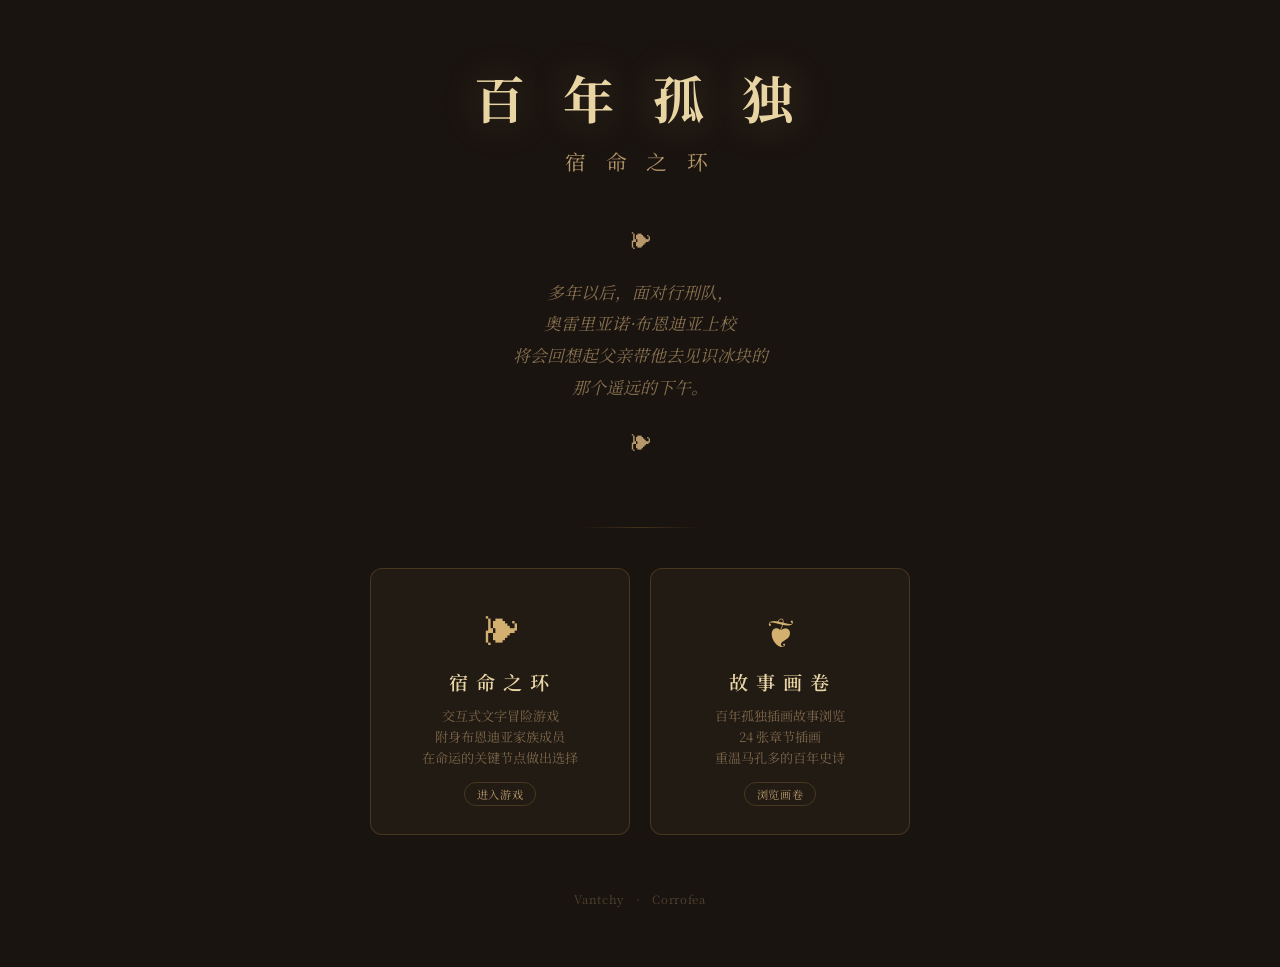
<file: index.html>
<!DOCTYPE html>
<html lang="zh-CN">
<head>
<meta charset="UTF-8">
<meta name="viewport" content="width=device-width, initial-scale=1.0">
<title>百年孤独 · 宿命之环</title>
<link rel="preconnect" href="https://fonts.googleapis.com">
<link rel="preconnect" href="https://fonts.gstatic.com" crossorigin>
<link href="https://fonts.googleapis.com/css2?family=Cormorant+Garamond:wght@400;600;700&family=Cinzel:wght@400;700&family=Noto+Serif+SC:wght@400;600;700&display=swap" rel="stylesheet">
<style>
  :root {
    --gold: #d4b070;
    --gold-light: #e8d5a3;
    --gold-dim: #b8986a;
    --bg: #1a1410;
    --bg-card: #221b14;
    --border: rgba(184,137,62,0.25);
  }
  * { margin: 0; padding: 0; box-sizing: border-box; }
  body {
    background: var(--bg);
    color: var(--gold);
    font-family: 'Noto Serif SC', 'Cormorant Garamond', serif;
    min-height: 100vh;
    display: flex; flex-direction: column; align-items: center;
  }

  /* ── 粒子背景 ── */
  #particles {
    position: fixed; inset: 0; pointer-events: none; z-index: 0;
  }
  .particle {
    position: absolute;
    width: 2px; height: 2px;
    background: var(--gold-dim);
    border-radius: 50%;
    animation: floatUp linear infinite;
    opacity: 0;
  }
  @keyframes floatUp {
    0%   { transform: translateY(100vh) scale(0); opacity: 0; }
    10%  { opacity: 0.6; }
    90%  { opacity: 0.6; }
    100% { transform: translateY(-10vh) scale(1.5); opacity: 0; }
  }

  /* ── 主容器 ── */
  .container {
    position: relative; z-index: 1;
    max-width: 720px; width: 90vw;
    padding: 60px 40px;
    display: flex; flex-direction: column; align-items: center;
    text-align: center;
  }

  /* ── 标题 ── */
  .title {
    font-family: 'Cinzel', 'Noto Serif SC', serif;
    font-size: 3.2rem; font-weight: 700;
    letter-spacing: 0.25em;
    color: var(--gold-light);
    text-shadow: 0 0 40px rgba(212,176,112,0.25);
    margin-bottom: 8px;
  }
  .subtitle {
    font-family: 'Cinzel', 'Noto Serif SC', serif;
    font-size: 1.3rem; letter-spacing: 0.35em;
    color: var(--gold-dim);
    margin-bottom: 24px;
  }

  /* ── 引言 ── */
  .quote {
    font-style: italic; font-size: 1.05rem;
    color: rgba(184,152,106,0.7);
    line-height: 1.9; max-width: 500px;
    margin-bottom: 48px;
    position: relative;
  }
  .quote::before, .quote::after {
    content: '❧';
    display: block;
    font-style: normal; font-size: 1.4rem;
    color: var(--gold-dim);
    margin: 16px 0;
  }
  .quote::after { content: '❧'; }

  /* ── 分隔线 ── */
  .divider {
    width: 120px; height: 1px;
    background: linear-gradient(90deg, transparent, var(--border), transparent);
    margin: 0 auto 40px;
  }

  /* ── 卡片网格 ── */
  .cards {
    display: flex; gap: 20px;
    flex-wrap: wrap; justify-content: center;
  }
  .card {
    display: flex; flex-direction: column; align-items: center;
    background: var(--bg-card);
    border: 1px solid var(--border);
    border-radius: 12px;
    padding: 32px 28px 28px;
    width: 260px;
    cursor: pointer;
    transition: all 0.3s ease;
    text-decoration: none;
    color: inherit;
    position: relative;
    overflow: hidden;
  }
  .card::before {
    content: '';
    position: absolute; inset: 0;
    background: radial-gradient(ellipse at 50% 0%, rgba(184,137,62,0.06), transparent 70%);
    opacity: 0; transition: opacity 0.3s;
  }
  .card:hover {
    border-color: rgba(184,137,62,0.5);
    transform: translateY(-3px);
    box-shadow: 0 8px 30px rgba(0,0,0,0.4), 0 0 20px rgba(184,137,62,0.06);
  }
  .card:hover::before { opacity: 1; }

  .card-icon {
    font-size: 2.4rem; margin-bottom: 12px;
    position: relative; z-index: 1;
  }
  .card-title {
    font-family: 'Cinzel', 'Noto Serif SC', serif;
    font-size: 1.2rem; font-weight: 600;
    color: var(--gold-light); letter-spacing: 0.08em;
    margin-bottom: 8px; position: relative; z-index: 1;
  }
  .card-desc {
    font-size: 0.82rem; color: rgba(184,152,106,0.6);
    line-height: 1.6; position: relative; z-index: 1;
  }
  .card-badge {
    display: inline-block;
    margin-top: 14px;
    padding: 3px 12px;
    border: 1px solid rgba(184,137,62,0.25);
    border-radius: 20px;
    font-size: 0.7rem; letter-spacing: 0.05em;
    color: var(--gold-dim);
    position: relative; z-index: 1;
    transition: all 0.3s;
  }
  .card:hover .card-badge {
    background: rgba(184,137,62,0.1);
    border-color: rgba(184,137,62,0.4);
    color: var(--gold-light);
  }

  /* ── 底部信息 ── */
  .footer {
    margin-top: 56px;
    font-size: 0.72rem; color: rgba(184,152,106,0.35);
    letter-spacing: 0.06em;
    position: relative; z-index: 1;
  }
  .footer span { margin: 0 8px; }

  /* ── 响应式 ── */
  @media (max-width: 600px) {
    .container { padding: 40px 20px; }
    .title { font-size: 2rem; }
    .subtitle { font-size: 0.95rem; }
    .cards { flex-direction: column; align-items: center; }
    .card { width: 100%; max-width: 320px; }
  }
</style>
</head>
<body>

<!-- 漂浮粒子 -->
<div id="particles"></div>

<div class="container">
  <div class="title">百 年 孤 独</div>
  <div class="subtitle">宿 命 之 环</div>

  <div class="quote">
    多年以后，面对行刑队，<br>
    奥雷里亚诺·布恩迪亚上校<br>
    将会回想起父亲带他去见识冰块的<br>
    那个遥远的下午。
  </div>

  <div class="divider"></div>

  <div class="cards">
    <a class="card" href="frontend/circle-of-fate.html">
      <div class="card-icon">❧</div>
      <div class="card-title">宿 命 之 环</div>
      <div class="card-desc">
        交互式文字冒险游戏<br>
        附身布恩迪亚家族成员<br>
        在命运的关键节点做出选择
      </div>
      <span class="card-badge">进入游戏</span>
    </a>

    <a class="card" href="story-viewer/story-explorer.html">
      <div class="card-icon">❦</div>
      <div class="card-title">故 事 画 卷</div>
      <div class="card-desc">
        百年孤独插画故事浏览<br>
        24 张章节插画<br>
        重温马孔多的百年史诗
      </div>
      <span class="card-badge">浏览画卷</span>
    </a>
  </div>

  <div class="footer">
    Vantchy <span>·</span> Corrofea
  </div>
</div>

<script>
  // 漂浮粒子
  (function() {
    const container = document.getElementById('particles');
    const count = 30;
    for (let i = 0; i < count; i++) {
      const p = document.createElement('div');
      p.classList.add('particle');
      p.style.left = Math.random() * 100 + '%';
      p.style.animationDuration = (8 + Math.random() * 16) + 's';
      p.style.animationDelay = Math.random() * 12 + 's';
      p.style.width = p.style.height = (1 + Math.random() * 2.5) + 'px';
      container.appendChild(p);
    }
  })();
</script>

</body>
</html>
</file>
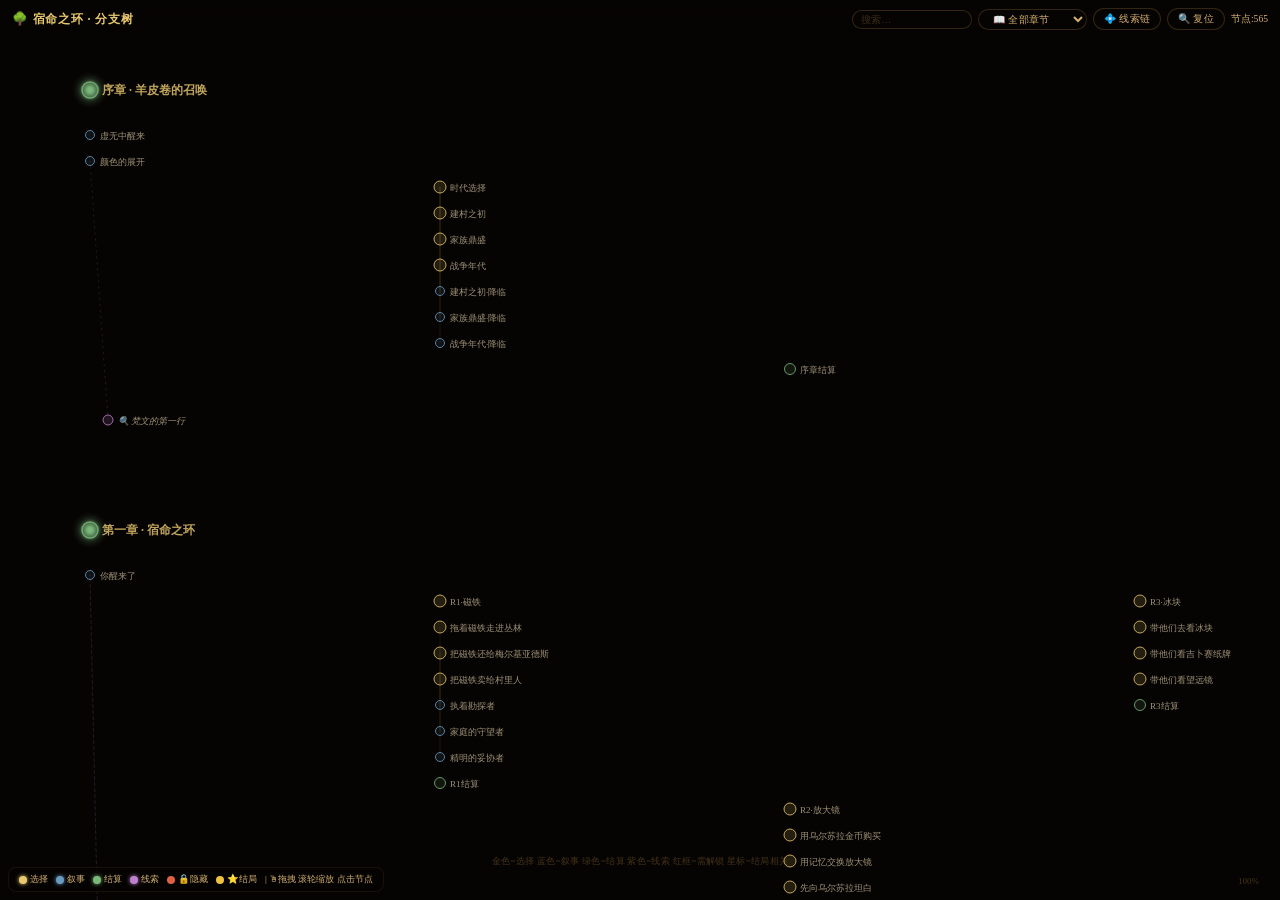
<file: docs/dev-tree-viewer.html>
<!DOCTYPE html>
<html lang="zh-CN">
<head>
<meta charset="UTF-8"><meta name="viewport" content="width=device-width,initial-scale=1.0">
<title>百年孤独 · 分支树状图</title>
<style>
:root{--bg:#060403;--gold:#b8893e;--gl:#e8c870;--gd:#d4b070;--tx:#d4c0a0;--pn:rgba(14,10,5,.96)}
*{margin:0;padding:0;box-sizing:border-box}
body{background:var(--bg);font-family:'Noto Serif SC',Georgia,serif;overflow:hidden;height:100vh;width:100vw;color:var(--tx)}
canvas{display:block}
#wrap{position:fixed;inset:0;z-index:1}
#bar{position:fixed;top:0;left:0;right:0;z-index:20;display:flex;align-items:center;gap:6px;padding:5px 12px;background:linear-gradient(180deg,rgba(6,4,3,.97),rgba(6,4,3,.5));backdrop-filter:blur(8px);flex-wrap:wrap;min-height:38px}
#bar h1{font-family:Cinzel,'Noto Serif SC',serif;font-size:.78rem;color:var(--gl);letter-spacing:.06em;white-space:nowrap}
#bar .sp{flex:1}
#bar button,#bar select{padding:3px 10px;border:1px solid rgba(184,137,62,.25);border-radius:12px;background:rgba(8,6,4,.55);color:var(--gd);cursor:pointer;font-size:.62rem;font-family:inherit;letter-spacing:.03em;transition:all .25s;white-space:nowrap}
#bar button:hover,#bar select:hover{background:rgba(184,137,62,.14);border-color:var(--gold);color:var(--gl)}
#bar button.on{background:rgba(184,137,62,.22);border-color:var(--gl);color:var(--gl)}
#bar input{padding:3px 8px;border:1px solid rgba(184,137,62,.25);border-radius:12px;background:rgba(8,6,4,.55);color:var(--tx);font-size:.62rem;font-family:inherit;outline:none;width:120px}
#bar input:focus{border-color:var(--gold)}
#bar input::placeholder{color:rgba(184,137,62,.3)}

#leg{position:fixed;bottom:8px;left:8px;z-index:15;display:flex;gap:8px;flex-wrap:wrap;padding:5px 10px;background:rgba(6,4,3,.8);border:1px solid rgba(184,137,62,.1);border-radius:8px;font-size:.58rem;color:var(--gd);backdrop-filter:blur(4px)}
.ld{display:flex;align-items:center;gap:3px}.ld span{width:8px;height:8px;border-radius:50%;display:inline-block}
#hint{position:fixed;bottom:32px;left:50%;transform:translateX(-50%);z-index:12;font-size:.58rem;color:rgba(184,137,62,.35);pointer-events:none;letter-spacing:.03em}

#pn{position:fixed;top:46px;right:10px;z-index:25;width:320px;max-height:calc(100vh-70px);overflow-y:auto;background:var(--pn);border:1px solid rgba(184,137,62,.22);border-radius:12px;padding:16px;display:none;backdrop-filter:blur(12px);box-shadow:0 0 32px rgba(0,0,0,.55);font-size:.68rem;line-height:1.6;animation:pi .2s ease}
@keyframes pi{from{opacity:0;transform:translateX(16px)}to{opacity:1;transform:translateX(0)}}
#pn.on{display:block}
#pn h3{font-family:Cinzel,'Noto Serif SC',serif;font-size:.78rem;color:var(--gl);letter-spacing:.05em;margin-bottom:2px;padding-right:20px}
#pn .tp{display:inline-block;padding:2px 7px;border-radius:7px;font-size:.55rem;margin-bottom:6px;letter-spacing:.03em}
.tc{background:rgba(232,200,112,.14);color:var(--gl);border:1px solid rgba(232,200,112,.25)}
.tn{background:rgba(100,145,185,.14);color:#8ab8d8;border:1px solid rgba(100,145,185,.25)}
.ts{background:rgba(120,165,120,.14);color:#90c090;border:1px solid rgba(120,165,120,.25)}
.tl{background:rgba(185,125,190,.14);color:#c0a0d0;border:1px solid rgba(185,125,190,.25)}
#pn .r{display:flex;justify-content:space-between;padding:2px 0;border-bottom:1px solid rgba(184,137,62,.05)}
#pn .rl{color:var(--gd);font-size:.6rem}#pn .rv{color:var(--tx);text-align:right;font-size:.65rem}
.fp{color:#e8c870}.bp{color:#c0b8d0}.lk{color:#e0a0d0;font-size:.58rem}.mk{color:#80c0d0;font-size:.58rem}
#pn .ds{font-size:.62rem;color:#908070;font-style:italic;line-height:1.5;margin-top:5px;padding-top:5px;border-top:1px solid rgba(184,137,62,.07)}
#pn .el{border-left:2px solid var(--gold);padding-left:6px;margin-top:4px;color:#c0b090;font-size:.6rem}
#pn .hl{border-left:2px solid #c080d0;padding-left:6px;margin-top:3px;font-size:.58rem;color:#d0b0e0}
#pn .rl2{border-left:2px solid #80b890;padding-left:6px;margin-top:3px;font-size:.58rem;color:#90c8a0}
#pn .close{position:absolute;top:6px;right:8px;width:18px;height:18px;line-height:18px;text-align:center;background:rgba(184,137,62,.08);border:1px solid rgba(184,137,62,.15);border-radius:50%;color:var(--gd);cursor:pointer;font-size:.55rem}
#pn .close:hover{background:rgba(184,137,62,.22);color:var(--gl)}
@media(max-width:768px){#pn{width:270px;right:2px;top:40px}#bar h1{font-size:.7rem}#bar input{width:80px}}
</style>
</head>
<body>
<div id="bar">
  <h1>🌳 宿命之环 · 分支树</h1>
  <span class="sp"></span>
  <input id="s" placeholder="搜索…" oninput="srch(this.value)">
  <select id="chsel" onchange="chg(+this.value)"><option value="-1">📖 全部章节</option></select>
  <button id="bcl" onclick="tClue()">💠 线索链</button>
  <button onclick="rst()">🔍 复位</button>
  <span style="font-size:.6rem;color:var(--gd)">节点:<span id="nc">0</span></span>
</div>
<div id="wrap"><canvas id="c"></canvas></div>
<div id="pn"><button class="close" onclick="clP()">✕</button><div id="pc"></div></div>
<div id="leg">
  <span class="ld"><span style="background:#e8c870;box-shadow:0 0 4px #e8c870"></span>选择</span>
  <span class="ld"><span style="background:#6a9ac0;box-shadow:0 0 4px #6a9ac0"></span>叙事</span>
  <span class="ld"><span style="background:#7ab87a;box-shadow:0 0 4px #7ab87a"></span>结算</span>
  <span class="ld"><span style="background:#c080d0;box-shadow:0 0 4px #c080d0"></span>线索</span>
  <span class="ld"><span style="background:#e06040"></span>🔒隐藏</span>
  <span class="ld"><span style="background:#f0c040"></span>⭐结局</span>
  <span>| 🖱拖拽 滚轮缩放 点击节点</span>
</div>
<div id="hint">金色=选择 蓝色=叙事 绿色=结算 紫色=线索 红框=需解锁 星标=结局相关</div>

<script>
// ========== DATA: extracted from dev-tree-diagram.md ==========
var D=[
{ n:0, t:"序章 · 羊皮卷的召唤", p:"被召唤的灵魂", nd:[
  ["void_awakening","n","虚无中醒来",0,{},"colors_unfold"],
  ["colors_unfold","n","颜色的展开",0,{},"era_choice"],
  ["era_choice","c","时代选择",1,{},null],
  ["era_a","c","建村之初",1,{f:1,b:1,g:"从头开始"},"era_a_narrative"],
  ["era_b","c","家族鼎盛",1,{f:0,b:2,g:"中途降临"},"era_b_narrative"],
  ["era_c","c","战争年代",1,{f:2,b:-1,g:"战争降临者"},"era_c_narrative"],
  ["era_a_narrative","n","建村之初·降临",1,{},"prologue_end"],
  ["era_b_narrative","n","家族鼎盛·降临",1,{},"prologue_end"],
  ["era_c_narrative","n","战争年代·降临",1,{},"prologue_end"],
  ["prologue_end","s","序章结算",2,{end:1},""]
],cl:[["sanskrit_first_line","梵文的第一行","终章","colors_unfold"]] },
{ n:1, t:"第一章 · 宿命之环", p:"何塞·阿尔卡蒂奥·布恩迪亚", nd:[
  ["prologue","n","你醒来了",0,{},"round1_choice"],
  ["round1_choice","c","R1·磁铁",1,{},null],
  ["r1_a","c","拖着磁铁走进丛林",1,{f:2,b:-1,g:"执着勘探者",ff:"obsession_path:1",rl:"乌尔苏拉:-10,梅尔基亚德斯:5"},"round1_a_narrative"],
  ["r1_b","c","把磁铁还给梅尔基亚德斯",1,{f:-1,b:2,g:"家庭的守望者",ff:"ursula_cared:1",rl:"乌尔苏拉:15,梅尔基亚德斯:-5"},"round1_b_narrative"],
  ["r1_c","c","把磁铁卖给村里人",1,{f:0,b:1,g:"精明的妥协者",ff:"anti_fate_choice:1",rl:"乌尔苏拉:5,梅尔基亚德斯:-10"},"round1_c_narrative"],
  ["round1_a_narrative","n","执着勘探者",1,{},"round1_settlement"],
  ["round1_b_narrative","n","家庭的守望者",1,{},"round1_settlement"],
  ["round1_c_narrative","n","精明的妥协者",1,{},"round1_settlement"],
  ["round1_settlement","s","R1结算",1,{},"round2_choice"],
  ["round2_choice","c","R2·放大镜",2,{},null],
  ["r2_a","c","用乌尔苏拉金币购买",2,{f:1,b:-2,g:"科学与牺牲",ff:"betrayed_ursula_trust:1",rl:"乌尔苏拉:-15"},"round2_a_narrative"],
  ["r2_b","c","用记忆交换放大镜",2,{f:2,b:0,g:"代价与收获,失去面容的人",ff:"paid_with_memory:1",rl:"梅尔基亚德斯:10"},"round2_b_narrative"],
  ["r2_c","c","先向乌尔苏拉坦白",2,{f:-1,b:2,g:"清醒的狂热者",ff:"ursula_cared:1",rl:"乌尔苏拉:10"},"round2_c_narrative"],
  ["round2_settlement","s","R2结算",2,{},"round3_choice"],
  ["round3_choice","c","R3·冰块",3,{},null],
  ["r3_a","c","带他们去看冰块",3,{f:2,b:-1,g:"冰块的导师",ff:"showed_ice:1"},"round3_a_narrative"],
  ["r3_b","c","带他们看吉卜赛纸牌",3,{f:-1,b:2,g:"命运的揭示者",ff:"heard_prophecy:1"},"round3_b_narrative"],
  ["r3_c","c","带他们看望远镜",3,{f:0,b:2,g:"观看者"},"round3_c_narrative"],
  ["round3_settlement","s","R3结算",3,{},"round4_choice"],
  ["round4_choice","c","R4·远山",4,{},null],
  ["r4_a","c","独自出发寻找大海",4,{f:2,b:-1,g:"远行者",m:"不是海的海",ff:"left_alone:1"},"round4_a_narrative"],
  ["r4_b","c","说服全家一起迁徙",4,{f:-1,b:2,g:"同行者",m:"一只手",ff:"ursula_cared:1,family_together:1"},"round4_b_narrative"],
  ["r4_c","c","建造看不见的城市",4,{f:0,b:0,g:"造梦者",m:"泥土中的马孔多",ff:"built_city:1,anti_fate_choice:1"},"round4_c_narrative"],
  ["round4_settlement","s","R4结算",4,{},"round5_choice"],
  ["round5_choice","c","R5·冰上的手",5,{},null],
  ["r5_a","c","把手放在冰块上",5,{g:"冰上的手",m:"覆手"},"round5_a_narrative"],
  ["r5_b","c","退后一步旁观",5,{g:"旁观者",m:"一步之遥"},"round5_b_narrative"],
  ["r5_c","c","举起冰块照亮全村",5,{g:"举冰者",m:"蓝白色的光"},"round5_c_narrative"],
  ["round5_settlement","s","R5结算",5,{},"chapter1_end"],
  ["chapter1_end","s","第一章章末结算",6,{end:1},""]
],cl:[["magnet_hum","磁铁的嗡鸣","Ch5","prologue"],["melquiades_mirror","梅尔基亚德斯的镜子","Ch17","prologue"]],ec:[["round1_a_narrative","你记得磁铁在手中的嗡鸣…","r1_a"],["round1_b_narrative","你记得她端出那碗汤时没有看你…","r1_b"]] },
{ n:2, t:"第二章 · 失眠症", p:"何塞·阿尔卡蒂奥·布恩迪亚", nd:[
  ["ch2_opening","n","失眠症降临",0,{},"ch2_r1_choice"],
  ["ch2_r1_choice","c","R1·亡魂",1,{},null],
  ["ch2_r1_a","c","埋葬普鲁登西奥",1,{f:1,b:1,g:"罪与埋葬",m:"栗树下的声音"},"ch2_r1a"],
  ["ch2_r1_b","c","拖出村子埋葬",1,{f:-1,b:2,g:"远离血债"},"ch2_r1b"],
  ["ch2_r1_c","c","告知全村人",1,{f:0,b:2,g:"公开忏悔者",m:"村庄的审判"},"ch2_r1c"],
  ["ch2_r1_settlement","s","R1结算",1,{},"ch2_r2_choice"],
  ["ch2_r2_choice","c","R2·对抗遗忘",2,{},null],
  ["ch2_r2_a","c","用标签标记一切",2,{f:2,b:0,g:"标记者",m:"标签上的墨水"},"ch2_r2a"],
  ["ch2_r2_b","c","寻找梅尔基亚德斯",2,{f:-2,b:1,g:"求索者"},"ch2_r2b"],
  ["ch2_r2_c","c","接受遗忘",2,{f:0,b:0,g:"接受遗忘者",m:"遗忘的平静"},"ch2_r2c"],
  ["ch2_r2_settlement","s","R2结算",2,{},"ch2_r3_choice"],
  ["ch2_r3_choice","c","R3·丽贝卡的泥土",3,{},null],
  ["ch2_r3_a","c","带她去教堂祈祷",3,{f:2,b:0,g:"信仰的引路人"},"ch2_r3a"],
  ["ch2_r3_b","c","陪她一起吃泥土",3,{f:-1,b:2,g:"共苦者",m:"泥土的味道"},"ch2_r3b"],
  ["ch2_r3_c","c","把骨灰盒锁起来",3,{f:1,b:-1,g:"剪断脐带者"},"ch2_r3c"],
  ["ch2_r3_settlement","s","R3结算",3,{},"ch2_r4_choice"],
  ["ch2_r4_choice","c","R4·药水",4,{},null],
  ["ch2_r4_a","c","自己先喝下药水",4,{g:"牺牲者",m:"失去温度的一天"},"ch2_r4a"],
  ["ch2_r4_b","c","让全镇投票决定",4,{g:"民主者"},"ch2_r4b"],
  ["ch2_r4_c","c","拒绝寻找别的办法",4,{g:"不屈者"},"ch2_r4c"],
  ["ch2_r4_settlement","s","R4结算",4,{},"ch2_r5_choice"],
  ["ch2_r5_choice","c","R5·栗树下的父亲",5,{},null],
  ["ch2_r5_a","c","让他留在栗树下",5,{g:"守护者",m:"栗树下的绳结"},"ch2_r5a"],
  ["ch2_r5_b","c","带他去河边",5,{g:"解放者",m:"河边的午后"},"ch2_r5b"],
  ["ch2_r5_c","c","和他一起画圆圈",5,{g:"同行至终点",m:"画在泥土中的永恒"},"ch2_r5c"],
  ["ch2_r5_settlement","s","R5结算",5,{},"chapter2_end"],
  ["chapter2_end","s","第二章章末结算",6,{end:1},""]
],cl:[["forgotten_label","遗忘的标签","Ch11","ch2_r1_settlement"]],ec:[["ch2_opening","你听说过失眠症——但当它真正降临时，你才发现遗忘比任何风景都更空旷…",""]] },
{ n:3, t:"第三章 · 丽贝卡 ⭐关卡", p:"奥雷里亚诺", nd:[
  ["ch3_opening","n","丽贝卡敲门",0,{},"ch3_r1_choice"],
  ["ch3_r1_choice","c","R1·收养与陌生",1,{},null],
  ["ch3_r1_a","c","保守她的秘密",1,{f:0,b:1,g:"沉默的守护者"},"ch3_r1a"],
  ["ch3_r1_b","c","告诉乌尔苏拉",1,{f:0,b:1,g:"告密者"},"ch3_r1b"],
  ["ch3_r1_c","c","给她一块面包",1,{f:0,b:2,g:"温柔的替代者",m:"面包与泥"},"ch3_r1c"],
  ["ch3_r1_settlement","s","R1结算",1,{},"ch3_r2_choice"],
  ["ch3_r2_choice","c","R2·失眠症再袭",2,{},null],
  ["ch3_r2_a","c","发明绳结记事",2,{f:2,b:0,g:"记忆发明家",m:"绳结记事"},"ch3_r2a"],
  ["ch3_r2_b","c","让丽贝卡做记忆",2,{f:0,b:2,g:"寄托者"},"ch3_r2b"],
  ["ch3_r2_c","c","写下一切",2,{f:1,b:0,g:"记录者",m:"箱底的纸卷"},"ch3_r2c"],
  ["ch3_r2_settlement","s","R2结算",2,{},"ch3_r3_choice"],
  ["ch3_r3_choice","c","R3·家宅扩建",3,{},null],
  ["ch3_r3_a","c","帮她一起扩建",3,{f:-1,b:2,g:"建设者"},"ch3_r3a"],
  ["ch3_r3_b","c","建秘密实验室",3,{f:1,b:0,g:"隐秘建设者",m:"暗室之门"},"ch3_r3b"],
  ["ch3_r3_c","c","反对扩建够住就好",3,{f:1,b:-1,g:"朴素者"},"ch3_r3c"],
  ["ch3_r3_settlement","s","R3结算",3,{},"ch3_r4_choice"],
  ["ch3_r4_choice","c","R4·镇长的到来",4,{},null],
  ["ch3_r4_a","c","支持父亲抵抗政府",4,{f:1,b:1,g:"抵抗者"},"ch3_r4a"],
  ["ch3_r4_b","c","调解找到妥协",4,{f:0,b:2,g:"调解人"},"ch3_r4b"],
  ["ch3_r4_c","c","支持镇长拥抱秩序",4,{f:1,b:-1,g:"秩序拥护者",m:"父与子的裂痕"},"ch3_r4c"],
  ["ch3_r4_settlement","s","R4结算",4,{},"ch3_r5_choice"],
  ["ch3_r5_choice","c","R5·家族的未来",5,{},null],
  ["ch3_r5_a","c","专注于炼金术",5,{f:2,b:-1,g:"孤独的炼金术士"},"ch3_r5a"],
  ["ch3_r5_b","c","承担家族责任",5,{f:-1,b:2,g:"家族支柱"},"ch3_r5b"],
  ["ch3_r5_c","c","离开去看世界",5,{f:1,b:-2,g:"出走者",m:"未完成的地图"},"ch3_r5c"],
  ["ch3_r5_settlement","s","R5结算",5,{},"chapter3_end"],
  ["chapter3_end","s","第三章章末结算",6,{end:1},""]
],cl:[["taste_of_mud","泥土的味道","Ch8","ch3_opening"]] },
{ n:4, t:"第四章 · 自动钢琴", p:"丽贝卡", nd:[
  ["ch4_opening","n","钢琴响起",0,{},"ch4_r1_choice"],
  ["ch4_r1_choice","c","R1·爱情的种子",1,{},null],
  ["ch4_r1_a","c","帮助丽贝卡表达爱意",1,{f:0,b:1,g:"爱的推手"},"ch4_r1a"],
  ["ch4_r1_b","c","帮助阿玛兰妲",1,{f:0,b:1,g:"爱的导师"},"ch4_r1b"],
  ["ch4_r1_c","c","不介入让她们自己解决",1,{f:1,b:-1,g:"旁观者",m:"走廊的阴影"},"ch4_r1c"],
  ["ch4_r1_settlement","s","R1结算",1,{},"ch4_r2_choice"],
  ["ch4_r2_choice","c","R2·嫉妒的毒药",2,{},null],
  ["ch4_r2_a","c","警告丽贝卡",2,{f:0,b:1,g:"保护者"},"ch4_r2a"],
  ["ch4_r2_b","c","找阿玛兰妲谈话",2,{f:0,b:1,g:"劝解者"},"ch4_r2b"],
  ["ch4_r2_c","c","静观其变",2,{f:1,b:-1,g:"命运观察者"},"ch4_r2c"],
  ["ch4_r2_settlement","s","R2结算",2,{},"ch4_r3_choice"],
  ["ch4_r3_choice","c","R3·婚礼与毒药",3,{},null],
  ["ch4_r3_a","c","与乌尔苏拉保护丽贝卡",3,{f:-1,b:2,g:"家族守护者"},"ch4_r3a"],
  ["ch4_r3_b","c","私下警告阿玛兰妲",3,{f:1,b:-1,g:"私密的劝诫者"},"ch4_r3b"],
  ["ch4_r3_c","c","让婚礼取消",3,{f:0,b:0,g:"破坏者",m:"破碎的婚约"},"ch4_r3c"],
  ["ch4_r3_settlement","s","R3结算",3,{},"ch4_r4_choice"],
  ["ch4_r4_choice","c","R4·归来的巨人",4,{},null],
  ["ch4_r4_a","c","祝福他们",4,{g:"祝福者"},"ch4_r4a"],
  ["ch4_r4_b","c","反对这是乱伦",4,{g:"道德守卫者"},"ch4_r4b"],
  ["ch4_r4_c","c","沉默见证",4,{g:"沉默的见证人"},"ch4_r4c"],
  ["ch4_r4_settlement","s","R4结算",4,{},"ch4_r5_choice"],
  ["ch4_r5_choice","c","R5·钢琴最后旋律",5,{},null],
  ["ch4_r5_a","c","弹最后一支曲",5,{g:"送别者",m:"最后的音符"},"ch4_r5a"],
  ["ch4_r5_b","c","把钢琴送给教堂",5,{g:"给予者"},"ch4_r5b"],
  ["ch4_r5_c","c","保持沉默",5,{g:"沉默的守护者",m:"尘封的琴弦"},"ch4_r5c"],
  ["ch4_r5_settlement","s","R5结算",5,{},"chapter4_end"],
  ["chapter4_end","s","第四章章末结算",6,{end:1},""]
],cl:[["unsent_score","未寄出的乐谱","Ch13","ch4_opening"]] },
{ n:5, t:"第五章 · 蕾梅黛丝与初战 ⭐⭐核心", p:"奥雷里亚诺·布恩迪亚上校", nd:[
  ["ch5_opening","n","她在吃糖苹果",0,{},"ch5_r1_choice"],
  ["ch5_r1_choice","c","R1·初恋的宣言",1,{},null],
  ["ch5_r1_a","c","向她父亲提亲",1,{f:1,b:1,g:"勇敢的求婚者"},"ch5_r1a"],
  ["ch5_r1_b","c","等待她长大",1,{f:-1,b:2,g:"耐心的等待者"},"ch5_r1b"],
  ["ch5_r1_c","c","扼杀这份感情",1,{f:0,b:-1,g:"自我克制者",m:"未说出口的爱"},"ch5_r1c"],
  ["ch5_r1_settlement","s","R1结算",1,{},"ch5_r2_choice"],
  ["ch5_r2_choice","c","R2·战争来到马孔多",2,{},null,"","","⭐结局:r2_a→反抗者线"],
  ["ch5_r2_a","c","拿起武器加入自由党",2,{f:2,b:-1,g:"革命者",ff:"joined_war:1",rl:"乌尔苏拉:-10"},"ch5_r2a","","","⭐反抗者结局"],
  ["ch5_r2_b","c","保护家人保持中立",2,{f:-1,b:2,g:"家族堡垒",ff:"ursula_cared:1,family_first:1",rl:"乌尔苏拉:15"},"ch5_r2b"],
  ["ch5_r2_c","c","试图与两边谈判",2,{f:0,b:2,g:"和平使者",m:"谈判桌的空椅子",ff:"tried_peace:1"},"ch5_r2c"],
  ["ch5_r2_settlement","s","R2结算",2,{},"ch5_r3_choice"],
  ["ch5_r3_choice","c","R3·蕾梅黛丝之死",3,{},null,"","","⭐结局:r3_a→为爱赴死"],
  ["ch5_r3_a","c","回家守在她墓前",3,{f:-1,b:2,g:"悲痛的丈夫",m:"糖苹果与墓石",ff:"returned_for_love:1",rl:"乌尔苏拉:10"},"ch5_r3a","","","⭐为爱赴死结局"],
  ["ch5_r3_b","c","留在前线麻痹自己",3,{f:2,b:-1,g:"逃避者",ff:"fled_from_grief:1",rl:"乌尔苏拉:-15"},"ch5_r3b"],
  ["ch5_r3_c","c","写信然后继续战斗",3,{f:1,b:1,g:"沉默的纪念者",m:"写给亡妻的信",ff:"wrote_for_dead:1",rl:"乌尔苏拉:5"},"ch5_r3c"],
  ["ch5_r3_settlement","s","R3结算",3,{},"ch5_r4_choice"],
  ["ch5_r4_choice","c","R4·权力的诱惑",4,{},null],
  ["ch5_r4_a","c","拥抱权力成为领袖",4,{f:2,b:-1,g:"权力的拥抱者"},"ch5_r4a"],
  ["ch5_r4_b","c","拒绝回到马孔多",4,{f:-1,b:1,g:"归隐者",m:"被拒绝的银手枪"},"ch5_r4b"],
  ["ch5_r4_c","c","寻找中间道路",4,{f:1,b:0,g:"正义的骑手"},"ch5_r4c"],
  ["ch5_r4_settlement","s","R4结算",4,{},"ch5_r5_choice"],
  ["ch5_r5_choice","c","R5·行刑队与不朽",5,{},null,"","","⭐结局:r5_a→不屈者"],
  ["ch5_r5_a","c","直视行刑队拒绝蒙眼",5,{f:2,b:0,g:"不屈者",m:"行刑队前的微笑"},"ch5_r5a","","","⭐tag不屈者→反抗者结局"],
  ["ch5_r5_b","c","要求最后的请求",5,{f:-1,b:2,g:"感恩的告别者",m:"最后一封信"},"ch5_r5b"],
  ["ch5_r5_c","c","试图逃跑",5,{f:2,b:0,g:"至死不屈者",m:"墙边的弹孔"},"ch5_r5c"],
  ["ch5_r5_settlement","s","R5结算",5,{},"ch5_r6_choice"],
  ["ch5_r6_choice","c","R6·回家的路",6,{},null],
  ["ch5_r6_a","c","走回家脱下军装",6,{f:-1,b:2,g:"归乡者",m:"盔甲旁的军装"},"ch5_r6a"],
  ["ch5_r6_b","c","再次出征",6,{f:2,b:-1,g:"永不停歇者"},"ch5_r6b"],
  ["ch5_r6_c","c","站在路口不知何去何从",6,{f:0,b:0,g:"迷途者",m:"路口的风"},"ch5_r6c"],
  ["ch5_r6_settlement","s","R6结算",6,{},"chapter5_end"],
  ["chapter5_end","s","第五章章末结算",7,{end:1},""]
],cl:[["candied_shell","凝固的糖壳","Ch15","ch5_opening"],["bullet_holes_wall","墙上的弹孔","Ch10","ch5_opening"]],ec:[["ch5_opening","你记得冰块的温度——不是冷。是父亲的手覆在你手背上的重量…",""]] },
{ n:6, t:"第六章 · 第一次战争、阿尔卡蒂奥暴政", p:"奥雷里亚诺·布恩迪亚上校", nd:[
  ["ch6_opening","n","穿上军装",0,{},"ch6_r1_choice"],
  ["ch6_r1_choice","c","R1·初战",1,{},null],
  ["ch6_r1_a","c","夜袭以少胜多",1,{f:1,b:0,g:"游击战术家"},"ch6_r1a"],
  ["ch6_r1_b","c","撤退保存实力",1,{f:-1,b:1,g:"谨慎的指挥官"},"ch6_r1b"],
  ["ch6_r1_c","c","正面迎战鼓舞士气",1,{f:2,b:0,g:"勇敢的领袖"},"ch6_r1c"],
  ["ch6_r1_settlement","s","R1结算",1,{},"ch6_r2_choice"],
  ["ch6_r2_choice","c","R2·阿尔卡蒂奥暴政",2,{},null],
  ["ch6_r2_a","c","回去制止阿尔卡蒂奥",2,{f:0,b:2,g:"纠正者"},"ch6_r2a"],
  ["ch6_r2_b","c","写信警告他",2,{f:0,b:1,g:"远程的父亲"},"ch6_r2b"],
  ["ch6_r2_c","c","信任乌尔苏拉",2,{f:-1,b:1,g:"放手者"},"ch6_r2c"],
  ["ch6_r2_settlement","s","R2结算",2,{},"ch6_r3_choice"],
  ["ch6_r3_choice","c","R3·处决令",3,{},null],
  ["ch6_r3_a","c","否决处决救他",3,{f:-1,b:2,g:"公正的裁决者"},"ch6_r3a"],
  ["ch6_r3_b","c","签署处决令",3,{f:2,b:-1,g:"铁血指挥官",m:"签署的名字"},"ch6_r3b"],
  ["ch6_r3_c","c","放他逃走",3,{f:1,b:1,g:"暗中救赎者"},"ch6_r3c"],
  ["ch6_r3_settlement","s","R3结算",3,{},"ch6_r4_choice"],
  ["ch6_r4_choice","c","R4·孤独的将军",4,{},null],
  ["ch6_r4_a","c","继续战斗直到胜利",4,{f:2,b:-1,g:"至死不渝者"},"ch6_r4a"],
  ["ch6_r4_b","c","寻求和平谈判",4,{f:-1,b:1,g:"和平寻求者",m:"停战协议"},"ch6_r4b"],
  ["ch6_r4_c","c","退回做小金鱼",4,{f:-2,b:0,g:"疲倦的归乡者",m:"作坊里的金鱼"},"ch6_r4c"],
  ["ch6_r4_settlement","s","R4结算",4,{},"ch6_r5_choice"],
  ["ch6_r5_choice","c","R5·权力的终局",5,{},null],
  ["ch6_r5_a","c","永远留在作坊里",5,{f:0,b:-2,g:"永远的隐士",m:"金鱼的永恒循环"},"ch6_r5a"],
  ["ch6_r5_b","c","偶尔出来陪乌尔苏拉",5,{f:-1,b:2,g:"孝子"},"ch6_r5b"],
  ["ch6_r5_c","c","重新开始另一种方式",5,{f:0,b:1,g:"重生者",m:"作坊外的阳光"},"ch6_r5c"],
  ["ch6_r5_settlement","s","R5结算",5,{},"chapter6_end"],
  ["chapter6_end","s","第六章章末结算",6,{end:1},""]
] },
{ n:7, t:"第七章 · 战争循环 ⭐关卡", p:"奥雷里亚诺·布恩迪亚上校", nd:[
  ["ch7_opening","n","蛇咬住了自己的尾巴",0,{},"ch7_r1_choice"],
  ["ch7_r1_choice","c","R1·自杀未遂",1,{},null],
  ["ch7_r1_a","c","放下枪继续活着",1,{f:-1,b:1,g:"幸存者"},"ch7_r1a"],
  ["ch7_r1_b","c","扣下扳机结束一切",1,{f:2,b:-2,g:"自我毁灭者",m:"枪口的硝烟"},"ch7_r1b"],
  ["ch7_r1_c","c","朝天开枪释放信号",1,{f:1,b:0,g:"宣言者",m:"天空中的枪声"},"ch7_r1c"],
  ["ch7_r1_settlement","s","R1结算",1,{},"ch7_r2_choice"],
  ["ch7_r2_choice","c","R2·十七个儿子",2,{},null],
  ["ch7_r2_a","c","召集儿子保护他们",2,{f:0,b:2,g:"保护者父亲"},"ch7_r2a"],
  ["ch7_r2_b","c","让他们不要来找你",2,{f:1,b:-1,g:"放手的父亲"},"ch7_r2b"],
  ["ch7_r2_c","c","追查凶手复仇",2,{f:1,b:1,g:"复仇的父亲",m:"十七封信的灰烬"},"ch7_r2c"],
  ["ch7_r2_settlement","s","R2结算",2,{},"ch7_r3_choice"],
  ["ch7_r3_choice","c","R3·勋章与拒绝",3,{},null],
  ["ch7_r3_a","c","拒绝勋章",3,{f:1,b:0,g:"拒绝荣誉者"},"ch7_r3a"],
  ["ch7_r3_b","c","接受转送阵亡家属",3,{f:1,b:-1,g:"转赠者"},"ch7_r3b"],
  ["ch7_r3_c","c","放在蕾梅黛丝墓前",3,{f:0,b:0,g:"永恒的爱人",m:"墓前的勋章"},"ch7_r3c"],
  ["ch7_r3_settlement","s","R3结算",3,{},"ch7_r4_choice"],
  ["ch7_r4_choice","c","R4·回归与空虚",4,{},null],
  ["ch7_r4_a","c","继续做金鱼修行",4,{f:1,b:0,g:"工匠"},"ch7_r4a"],
  ["ch7_r4_b","c","写回忆录",4,{f:1,b:0,g:"记录者",m:"未完成的回忆录"},"ch7_r4b"],
  ["ch7_r4_c","c","帮助重建马孔多",4,{f:0,b:1,g:"重建者"},"ch7_r4c"],
  ["ch7_r4_settlement","s","R4结算",4,{},"ch7_r5_choice"],
  ["ch7_r5_choice","c","R5·死亡的到来",5,{},null,"","","⭐见证者/追随者烙印"],
  ["ch7_r5_a","c","在作坊里安静离世",5,{f:1,b:0,g:"安详的终结",m:"最后一条金鱼"},"ch7_r5a"],
  ["ch7_r5_b","c","走到栗树下等死",5,{f:-1,b:2,g:"回归的儿子",m:"栗树下的重逢"},"ch7_r5b"],
  ["ch7_r5_c","c","等乌尔苏拉摆碗筷",5,{f:-1,b:2,g:"感恩的告别",m:"最后一碗汤"},"ch7_r5c"],
  ["ch7_r5_settlement","s","R5结算",5,{},"chapter7_end"],
  ["chapter7_end","s","第七章章末结算",6,{end:1},""]
],cl:[["goldfish_cycle","金鱼的循环","Ch17","ch7_opening"]],ec:[["ch7_opening","你记得蕾梅黛丝——不是她的脸，是她举着糖苹果站在街对面的姿势…",""]] },
{ n:8, t:"第八章 · 何塞·阿尔卡蒂奥归来", p:"奥雷里亚诺第二", nd:[
  ["ch8_opening","n","巨人归来",0,{},"ch8_r1_choice"],
  ["ch8_r1_choice","c","R1·迎接巨人",1,{},null],
  ["ch8_r1_a","c","张开双臂欢迎他",1,{f:-1,b:2,g:"欢迎的拥抱"},"ch8_r1a"],
  ["ch8_r1_b","c","警惕问清楚",1,{f:1,b:-1,g:"审慎的家属"},"ch8_r1b"],
  ["ch8_r1_c","c","让他自己找到路",1,{f:0,b:0,g:"沉默的接纳者",m:"门廊上的等待"},"ch8_r1c"],
  ["ch8_r1_settlement","s","R1结算",1,{},"ch8_r2_choice"],
  ["ch8_r2_choice","c","R2·美人儿蕾梅黛丝",2,{},null],
  ["ch8_r2_a","c","保护她藏在家里",2,{f:1,b:0,g:"过度保护者"},"ch8_r2a"],
  ["ch8_r2_b","c","让她自由",2,{f:0,b:0,g:"自由主义者"},"ch8_r2b"],
  ["ch8_r2_c","c","教她应对世界",2,{f:0,b:1,g:"引导者",m:"床单与风"},"ch8_r2c"],
  ["ch8_r2_settlement","s","R2结算",2,{},"ch8_r3_choice"],
  ["ch8_r3_choice","c","R3·升天",3,{},null],
  ["ch8_r3_a","c","伸手抓住她",3,{f:0,b:1,g:"试图挽留者"},"ch8_r3a"],
  ["ch8_r3_b","c","目送她升天",3,{f:-1,b:2,g:"目送者",m:"升天的床单"},"ch8_r3b"],
  ["ch8_r3_c","c","闭上眼睛记住",3,{f:1,b:-1,g:"内心的铭记者",m:"闭眼看见的光"},"ch8_r3c"],
  ["ch8_r3_settlement","s","R3结算",3,{},"ch8_r4_choice"],
  ["ch8_r4_choice","c","R4·何塞之死",4,{},null],
  ["ch8_r4_a","c","追查凶手",4,{f:1,b:-1,g:"追查者"},"ch8_r4a"],
  ["ch8_r4_b","c","安葬他保守秘密",4,{f:0,b:1,g:"沉默的送葬者"},"ch8_r4b"],
  ["ch8_r4_c","c","锁起房子",4,{f:0,b:-1,g:"封存者",m:"锁上的房门"},"ch8_r4c"],
  ["ch8_r4_settlement","s","R4结算",4,{},"ch8_r5_choice"],
  ["ch8_r5_choice","c","R5·新篇章",5,{},null],
  ["ch8_r5_a","c","投身家族狂欢",5,{f:1,b:1,g:"狂欢者"},"ch8_r5a"],
  ["ch8_r5_b","c","保持清醒做准备",5,{f:1,b:0,g:"未雨绸缪者"},"ch8_r5b"],
  ["ch8_r5_c","c","写家族历史",5,{f:0,b:1,g:"家族史官",m:"家族编年史"},"ch8_r5c"],
  ["ch8_r5_settlement","s","R5结算",5,{},"chapter8_end"],
  ["chapter8_end","s","第八章章末结算",6,{end:1},""]
] },
{ n:9, t:"第九章 · 狂欢节屠杀、费尔南达登场", p:"奥雷里亚诺第二", nd:[
  ["ch9_opening","n","狂欢节",0,{},"ch9_r1_choice"],
  ["ch9_r1_choice","c","R1·费尔南达",1,{},null],
  ["ch9_r1_a","c","支持他追求费尔南达",1,{f:0,b:1,g:"支持者"},"ch9_r1a"],
  ["ch9_r1_b","c","警告他不合适",1,{f:1,b:0,g:"警告者"},"ch9_r1b"],
  ["ch9_r1_c","c","不干涉让他决定",1,{f:0,b:-1,g:"沉默的旁观者"},"ch9_r1c"],
  ["ch9_r1_settlement","s","R1结算",1,{},"ch9_r2_choice"],
  ["ch9_r2_choice","c","R2·狂欢节悲剧",2,{},null],
  ["ch9_r2_a","c","救人拉人逃走",2,{f:1,b:1,g:"拯救者"},"ch9_r2a"],
  ["ch9_r2_b","c","面对士兵阻止屠杀",2,{f:0,b:1,g:"对峙者"},"ch9_r2b"],
  ["ch9_r2_c","c","躲起来活下去",2,{f:-1,b:-1,g:"幸存者",m:"狂欢节的枪声"},"ch9_r2c"],
  ["ch9_r2_settlement","s","R2结算",2,{},"ch9_r3_choice"],
  ["ch9_r3_choice","c","R3·费尔南达家规",3,{},null],
  ["ch9_r3_a","c","抵制维护自由",3,{f:2,b:-1,g:"抵抗者"},"ch9_r3a"],
  ["ch9_r3_b","c","妥协给空间",3,{f:0,b:1,g:"妥协者"},"ch9_r3b"],
  ["ch9_r3_c","c","搬出去离开家",3,{f:1,b:-1,g:"出走者",m:"空荡的走廊"},"ch9_r3c"],
  ["ch9_r3_settlement","s","R3结算",3,{},"ch9_r4_choice"],
  ["ch9_r4_choice","c","R4·逃离",4,{},null],
  ["ch9_r4_a","c","劝他回家挽回婚姻",4,{f:0,b:1,g:"劝和者"},"ch9_r4a"],
  ["ch9_r4_b","c","支持留在情妇身边",4,{f:1,b:1,g:"自由的支持者"},"ch9_r4b"],
  ["ch9_r4_c","c","不评判让他选",4,{f:0,b:0,g:"中立者"},"ch9_r4c"],
  ["ch9_r4_settlement","s","R4结算",4,{},"ch9_r5_choice"],
  ["ch9_r5_choice","c","R5·面具之下",5,{},null],
  ["ch9_r5_a","c","记住发誓不忘记",5,{f:0,b:1,g:"记忆的守护者",m:"埋藏的假面"},"ch9_r5a"],
  ["ch9_r5_b","c","放手继续生活",5,{f:1,b:0,g:"前行者"},"ch9_r5b"],
  ["ch9_r5_c","c","化作行动对抗不公",5,{f:2,b:-1,g:"行动者"},"ch9_r5c"],
  ["ch9_r5_settlement","s","R5结算",5,{},"chapter9_end"],
  ["chapter9_end","s","第九章章末结算",6,{end:1},""]
] },
{ n:10, t:"第十章 · 三千人大屠杀 ⭐⭐最大关卡", p:"何塞·阿尔卡蒂奥第二", nd:[
  ["ch10_opening","n","罢工前夜",0,{},"ch10_r1_choice"],
  ["ch10_r1_choice","c","R1·罢工前夜",1,{},null,"","","⭐见证者/反抗者烙印"],
  ["ch10_r1_a","c","领导罢工",1,{f:1,b:1,g:"罢工领袖"},"ch10_r1a"],
  ["ch10_r1_b","c","幕后支持",1,{f:0,b:2,g:"幕后支持者"},"ch10_r1b"],
  ["ch10_r1_c","c","劝阻暴力将临",1,{f:1,b:-1,g:"谨慎的预警者"},"ch10_r1c"],
  ["ch10_r1_settlement","s","R1结算",1,{},"ch10_r2_choice"],
  ["ch10_r2_choice","c","R2·三千人屠杀",2,{},null,"bullet_holes_wall","","🔒线索:Ch5墙上的弹孔→提前预警"],
  ["ch10_r2_a","c","大喊让大家趴下",2,{f:2,b:1,g:"最后的呐喊者"},"ch10_r2a"],
  ["ch10_r2_b","c","冲上去面对军官",2,{f:1,b:0,g:"对峙者"},"ch10_r2b"],
  ["ch10_r2_c","c","用身体挡住",2,{f:-1,b:-1,g:"牺牲者",m:"三千人的名字"},"ch10_r2c"],
  ["ch10_r2_settlement","s","R2结算",2,{},"ch10_r3_choice"],
  ["ch10_r3_choice","c","R3·活着证词",3,{},null],
  ["ch10_r3_a","c","继续讲述直到信",3,{f:1,b:0,g:"不倦的见证者"},"ch10_r3a"],
  ["ch10_r3_b","c","写下记录藏起来",3,{f:-1,b:2,g:"秘密记录者",m:"被藏起的真相"},"ch10_r3b"],
  ["ch10_r3_c","c","用沉默纪念",3,{f:0,b:-1,g:"沉默的铭记者",m:"刻在心里的名单"},"ch10_r3c"],
  ["ch10_r3_settlement","s","R3结算",3,{},"ch10_r4_choice"],
  ["ch10_r4_choice","c","R4·对抗遗忘",4,{},null],
  ["ch10_r4_a","c","教年轻人真相",4,{f:1,b:0,g:"传道者"},"ch10_r4a"],
  ["ch10_r4_b","c","建纪念碑",4,{f:0,b:1,g:"纪念碑建造者",m:"院子里的石头"},"ch10_r4b"],
  ["ch10_r4_c","c","闭嘴保护自己",4,{f:0,b:-1,g:"沉默的保护者"},"ch10_r4c"],
  ["ch10_r4_settlement","s","R4结算",4,{},"ch10_r5_choice"],
  ["ch10_r5_choice","c","R5·最后见证",5,{},null],
  ["ch10_r5_a","c","名字写进羊皮卷",5,{f:2,b:-1,g:"篡改者",m:"羊皮卷边缘的数字"},"ch10_r5a"],
  ["ch10_r5_b","c","最后讲述一次",5,{f:1,b:0,g:"最后的讲述者"},"ch10_r5b"],
  ["ch10_r5_c","c","安静等历史说话",5,{f:-1,b:1,g:"安详的告别者"},"ch10_r5c"],
  ["ch10_r5_settlement","s","R5结算",5,{},"chapter10_end"],
  ["chapter10_end","s","第十章章末结算",6,{end:1},""]
],cl:[["machinegun_position","三挺机枪的位置","Ch19","ch10_opening"]],ec:[["ch10_opening","你记得狂欢节的血——不是颜色，是它在石板地上干涸的速度…",""]] },
{ n:11, t:"第十一章 · 四年大雨 ⭐关卡", p:"奥雷里亚诺第二", nd:[
  ["ch11_opening","n","雨开始落下",0,{},"ch11_r1_choice"],
  ["ch11_r1_choice","c","R1·面对洪水",1,{},null],
  ["ch11_r1_a","c","组织救援加固房子",1,{f:-1,b:2,g:"组织者"},"ch11_r1a"],
  ["ch11_r1_b","c","等待相信雨会停",1,{f:1,b:0,g:"等待者"},"ch11_r1b"],
  ["ch11_r1_c","c","离开去高处避雨",1,{f:1,b:-1,g:"撤离者"},"ch11_r1c"],
  ["ch11_r1_settlement","s","R1结算",1,{},"ch11_r2_choice"],
  ["ch11_r2_choice","c","R2·衰败迹象",2,{},null,"forgotten_label","","🔒线索:Ch2遗忘标签→场景变体"],
  ["ch11_r2_a","c","坚持清理对抗腐坏",2,{f:0,b:2,g:"不屈者"},"ch11_r2a"],
  ["ch11_r2_b","c","接受衰败保存核心",2,{f:-1,b:2,g:"务实者"},"ch11_r2b"],
  ["ch11_r2_c","c","寻找雨停迹象",2,{f:1,b:0,g:"希望寻找者"},"ch11_r2c"],
  ["ch11_r2_settlement","s","R2结算",2,{},"ch11_r3_choice"],
  ["ch11_r3_choice","c","R3·佩特拉与费尔南达",3,{},null],
  ["ch11_r3_a","c","留在佩特拉身边",3,{f:1,b:1,g:"忠诚的爱人"},"ch11_r3a"],
  ["ch11_r3_b","c","回到费尔南达身边",3,{f:-1,b:2,g:"尽责的丈夫"},"ch11_r3b"],
  ["ch11_r3_c","c","把两人接到一起",3,{f:1,b:1,g:"统一者"},"ch11_r3c"],
  ["ch11_r3_settlement","s","R3结算",3,{},"ch11_r4_choice"],
  ["ch11_r4_choice","c","R4·牲畜与生存",4,{},null],
  ["ch11_r4_a","c","卖掉剩下牲口",4,{f:1,b:0,g:"理性者"},"ch11_r4a"],
  ["ch11_r4_b","c","放它们自由",4,{f:0,b:1,g:"慈悲者"},"ch11_r4b"],
  ["ch11_r4_c","c","和它们一起等死",4,{f:-1,b:2,g:"忠诚者",m:"最后一头牛的凝视"},"ch11_r4c"],
  ["ch11_r4_settlement","s","R4结算",4,{},"ch11_r5_choice"],
  ["ch11_r5_choice","c","R5·雨停了",5,{},null],
  ["ch11_r5_a","c","开始重建",5,{f:1,b:1,g:"重建者"},"ch11_r5a"],
  ["ch11_r5_b","c","跪下感谢天",5,{f:-1,b:1,g:"感恩者"},"ch11_r5b"],
  ["ch11_r5_c","c","看着废墟茫然",5,{f:0,b:0,g:"茫然者",m:"四年雨后的阳光"},"ch11_r5c"],
  ["ch11_r5_settlement","s","R5结算",5,{},"chapter11_end"],
  ["chapter11_end","s","第十一章章末结算",6,{end:1},""]
] },
{ n:12, t:"第十二章 · 乌尔苏拉之死 ⭐⭐情感核心", p:"乌尔苏拉·伊瓜兰", nd:[
  ["ch12_opening","n","失明的乌尔苏拉",0,{},"ch12_r1_choice"],
  ["ch12_r1_choice","c","R1·失明",1,{},null,"","","⭐ursula_cared累计→三套临终场景"],
  ["ch12_r1_a","c","去找她用你的方式",1,{f:-1,b:2,g:"看不见的母亲"},"ch12_r1a"],
  ["ch12_r1_b","c","假装没听见",1,{f:1,b:0,g:"沉默的守护者"},"ch12_r1b"],
  ["ch12_r1_c","c","叫人去帮她",1,{f:1,b:-1,g:"智慧的调度者"},"ch12_r1c"],
  ["ch12_r1_settlement","s","R1结算",1,{},"ch12_r2_choice"],
  ["ch12_r2_choice","c","R2·大扫除",2,{},null],
  ["ch12_r2_a","c","召集家人大扫除",2,{f:-1,b:2,g:"不屈的家长"},"ch12_r2a"],
  ["ch12_r2_b","c","封掉没用房间",2,{f:0,b:2,g:"务实者"},"ch12_r2b"],
  ["ch12_r2_c","c","接受一起老去",2,{f:1,b:0,g:"顺应者",m:"老房子的呼吸"},"ch12_r2c"],
  ["ch12_r2_settlement","s","R2结算",2,{},"ch12_r3_choice"],
  ["ch12_r3_choice","c","R3·传承记忆",3,{},null],
  ["ch12_r3_a","c","讲述传给下一代",3,{f:0,b:1,g:"讲述者"},"ch12_r3a"],
  ["ch12_r3_b","c","把回忆写下来",3,{f:1,b:-2,g:"记录者",m:"摇椅上的口述"},"ch12_r3b"],
  ["ch12_r3_c","c","沉默带进坟墓",3,{f:-1,b:2,g:"沉默的守护者"},"ch12_r3c"],
  ["ch12_r3_settlement","s","R3结算",3,{},"ch12_r4_choice"],
  ["ch12_r4_choice","c","R4·告别",4,{},null],
  ["ch12_r4_a","c","叫每个人的名字",4,{f:0,b:1,g:"完整的告别",m:"最后的点名"},"ch12_r4a"],
  ["ch12_r4_b","c","安静离开",4,{f:-1,b:1,g:"安静的告别"},"ch12_r4b"],
  ["ch12_r4_c","c","把空间留给他们",4,{f:0,b:1,g:"日常的告别",m:"最后的晚饭"},"ch12_r4c"],
  ["ch12_r4_settlement","s","R4结算",4,{},"chapter12_end"],
  ["chapter12_end","s","第十二章章末结算",5,{end:1},""]
],cl:[["last_stitch","最后一针","终章","ch12_opening"]],ec:[["ch12_opening","你记得她站在门口的样子——双手叉腰。\"别死。\"她只说了这两个字…",""]] },
{ n:13, t:"第十三章 · 梅梅与马乌里肖", p:"梅梅", nd:[
  ["ch13_opening","n","钢琴再次响起",0,{},"ch13_r1_choice"],
  ["ch13_r1_choice","c","R1·爱情的种子",1,{},null,"unsent_score","","🔒线索:Ch4未寄出乐谱→额外叙事"],
  ["ch13_r1_a","c","偷偷去不让母亲知道",1,{f:-1,b:2,g:"偷偷恋爱者"},"ch13_r1a"],
  ["ch13_r1_b","c","告诉母亲争取理解",1,{f:1,b:1,g:"坦诚者"},"ch13_r1b"],
  ["ch13_r1_c","c","拒绝保持安全距离",1,{f:1,b:-1,g:"自制者",m:"未赴的约"},"ch13_r1c"],
  ["ch13_r1_settlement","s","R1结算",1,{},"ch13_r2_choice"],
  ["ch13_r2_choice","c","R2·母亲反对",2,{},null],
  ["ch13_r2_a","c","反抗维护你的爱",2,{f:0,b:2,g:"反抗的女儿"},"ch13_r2a"],
  ["ch13_r2_b","c","低头暗地继续",2,{f:0,b:2,g:"伪装者"},"ch13_r2b"],
  ["ch13_r2_c","c","妥协约定将来",2,{f:1,b:-1,g:"耐心的爱人"},"ch13_r2c"],
  ["ch13_r2_settlement","s","R2结算",2,{},"ch13_r3_choice"],
  ["ch13_r3_choice","c","R3·秘密约会",3,{},null],
  ["ch13_r3_a","c","继续每晚见他",3,{f:0,b:2,g:"不悔的爱人"},"ch13_r3a"],
  ["ch13_r3_b","c","减少频率更谨慎",3,{f:1,b:-1,g:"谨慎的爱人"},"ch13_r3b"],
  ["ch13_r3_c","c","私奔去省城",3,{f:1,b:-1,g:"私奔者"},"ch13_r3c"],
  ["ch13_r3_settlement","s","R3结算",3,{},"ch13_r4_choice"],
  ["ch13_r4_choice","c","R4·枪击之后",4,{},null],
  ["ch13_r4_a","c","去他医院陪着",4,{g:"忠诚的爱人"},"ch13_r4a"],
  ["ch13_r4_b","c","留在家永不忘恨",4,{g:"怀恨者"},"ch13_r4b"],
  ["ch13_r4_c","c","把自己关起来",4,{g:"沉默的囚徒",m:"沉默的监狱"},"ch13_r4c"],
  ["ch13_r4_settlement","s","R4结算",4,{},"ch13_r5_choice"],
  ["ch13_r5_choice","c","R5·被送走",5,{},null],
  ["ch13_r5_a","c","顺从带着他记忆",5,{g:"带着爱的囚徒",m:"藏起照片的行李"},"ch13_r5a"],
  ["ch13_r5_b","c","最后一次反抗",5,{g:"最后的反抗者"},"ch13_r5b"],
  ["ch13_r5_c","c","发誓有一天回来",5,{g:"带着誓言的流放者"},"ch13_r5c"],
  ["ch13_r5_settlement","s","R5结算",5,{},"chapter13_end"],
  ["chapter13_end","s","第十三章章末结算",6,{end:1},""]
],cl:[["butterfly_wing","蝴蝶的翅膀","Ch15","ch13_opening"]],ec:[["ch13_opening","你记得自动钢琴第一次奏响的那个晚上——皮埃特罗站在钢琴旁的姿势…",""]] },
{ n:14, t:"第十四章 · 香蕉公司终结", p:"何塞·阿尔卡蒂奥第二", nd:[
  ["ch14_opening","n","幸存者",0,{},"ch14_r1_choice"],
  ["ch14_r1_choice","c","R1·幸存者",1,{},null],
  ["ch14_r1_a","c","组织要求赔偿",1,{f:1,b:1,g:"不倦的组织者"},"ch14_r1a"],
  ["ch14_r1_b","c","告诉他们真相",1,{f:0,b:-1,g:"真相传递者"},"ch14_r1b"],
  ["ch14_r1_c","c","劝他们离开保命",1,{f:-1,b:2,g:"保护者"},"ch14_r1c"],
  ["ch14_r1_settlement","s","R1结算",1,{},"ch14_r2_choice"],
  ["ch14_r2_choice","c","R2·面对遗忘",2,{},null],
  ["ch14_r2_a","c","继续讲述哪怕被当疯子",2,{f:2,b:0,g:"不屈的见证者"},"ch14_r2a"],
  ["ch14_r2_b","c","退一步改用写作",2,{f:0,b:-1,g:"转向文字者",m:"被封存的真相"},"ch14_r2b"],
  ["ch14_r2_c","c","放弃接受遗忘",2,{f:-1,b:1,g:"疲倦的放弃者"},"ch14_r2c"],
  ["ch14_r2_settlement","s","R2结算",2,{},"ch14_r3_choice"],
  ["ch14_r3_choice","c","R3·私生子",3,{},null],
  ["ch14_r3_a","c","告诉他真相将来",3,{g:"真相的守护者"},"ch14_r3a"],
  ["ch14_r3_b","c","服从费尔南达沉默",3,{g:"沉默的顺从者"},"ch14_r3b"],
  ["ch14_r3_c","c","偷偷留下线索",3,{g:"线索的埋藏者",m:"留给男孩的信"},"ch14_r3c"],
  ["ch14_r3_settlement","s","R3结算",3,{},"ch14_r4_choice"],
  ["ch14_r4_choice","c","R4·官方否认",4,{},null],
  ["ch14_r4_a","c","拒绝签字继续抗争",4,{g:"不屈服者"},"ch14_r4a"],
  ["ch14_r4_b","c","假意配合暗地记录",4,{g:"地下记录者"},"ch14_r4b"],
  ["ch14_r4_c","c","签字但留故事在别处",4,{g:"双面者"},"ch14_r4c"],
  ["ch14_r4_settlement","s","R4结算",4,{},"ch14_r5_choice"],
  ["ch14_r5_choice","c","R5·传递钥匙",5,{},null],
  ["ch14_r5_a","c","留在房间直到最后",5,{g:"忠诚的守护者",m:"房间里的最后一眼"},"ch14_r5a"],
  ["ch14_r5_b","c","走出去最后讲述",5,{g:"最后的呐喊者"},"ch14_r5b"],
  ["ch14_r5_c","c","把钥匙交给男孩",5,{g:"传递者",m:"传递的钥匙"},"ch14_r5c"],
  ["ch14_r5_settlement","s","R5结算",5,{},"chapter14_end"],
  ["chapter14_end","s","第十四章章末结算",6,{end:1},""]
] },
{ n:15, t:"第十五章 · 私生子的出现 ⭐关卡", p:"奥雷里亚诺(私生子)", nd:[
  ["ch15_opening","n","被囚禁的童年",0,{},"ch15_r1_choice"],
  ["ch15_r1_choice","c","R1·被囚禁童年",1,{},null,"candied_shell","","🔒线索:Ch5凝固糖壳→童年秘密"],
  ["ch15_r1_a","c","顺从在房子里找秘密",1,{f:-1,b:2,g:"内向的探索者"},"ch15_r1a"],
  ["ch15_r1_b","c","反抗偷跑出去",1,{f:1,b:-1,g:"私自出逃者"},"ch15_r1b"],
  ["ch15_r1_c","c","向费尔南达提问",1,{f:0,b:1,g:"质疑者"},"ch15_r1c"],
  ["ch15_r1_settlement","s","R1结算",1,{},"ch15_r2_choice"],
  ["ch15_r2_choice","c","R2·发现羊皮卷",2,{},null,"bastard_name","","🔒线索:Ch13私生子名→身世线索"],
  ["ch15_r2_a","c","每天来尝试破译",2,{f:-1,b:2,g:"自学者"},"ch15_r2a"],
  ["ch15_r2_b","c","找何塞第二帮助",2,{f:1,b:-1,g:"求助者"},"ch15_r2b"],
  ["ch15_r2_c","c","放回原处时候未到",2,{f:0,b:1,g:"敬畏者"},"ch15_r2c"],
  ["ch15_r2_settlement","s","R2结算",2,{},"ch15_r3_choice"],
  ["ch15_r3_choice","c","R3·费尔南达衰老",3,{},null],
  ["ch15_r3_a","c","原谅她照顾晚年",3,{g:"宽恕者"},"ch15_r3a"],
  ["ch15_r3_b","c","离开找回生活",3,{g:"解放者"},"ch15_r3b"],
  ["ch15_r3_c","c","留下不再顺从",3,{g:"成熟的监护者"},"ch15_r3c"],
  ["ch15_r3_settlement","s","R3结算",3,{},"ch15_r4_choice"],
  ["ch15_r4_choice","c","R4·第一次破译",4,{},null,"butterfly_wing","","🔒线索:Ch13蝴蝶翅膀→破译段落"],
  ["ch15_r4_a","c","继续快速翻译",4,{g:"急切者"},"ch15_r4a"],
  ["ch15_r4_b","c","慢慢来怕读到结局",4,{g:"谨慎者"},"ch15_r4b"],
  ["ch15_r4_c","c","停下来去院子走走",4,{g:"暂停者"},"ch15_r4c"],
  ["ch15_r4_settlement","s","R4结算",4,{},"chapter15_end"],
  ["chapter15_end","s","第十五章章末结算",5,{end:1},""]
],cl:[["bastard_name","私生子的名字","Ch17","ch15_opening"]] },
{ n:16, t:"第十六章 · 阿玛兰妲·乌尔苏拉回归", p:"奥雷里亚诺", nd:[
  ["ch16_opening","n","她回来了",0,{},"ch16_r1_choice"],
  ["ch16_r1_choice","c","R1·相遇",1,{},null],
  ["ch16_r1_a","c","告诉她羊皮卷秘密",1,{f:-1,b:2,g:"坦诚的守护者"},"ch16_r1a"],
  ["ch16_r1_b","c","保持距离观察她",1,{f:1,b:-1,g:"谨慎者"},"ch16_r1b"],
  ["ch16_r1_c","c","欢迎帮忙重建",1,{f:0,b:0,g:"合作者"},"ch16_r1c"],
  ["ch16_r1_settlement","s","R1结算",1,{},"ch16_r2_choice"],
  ["ch16_r2_choice","c","R2·加斯通",2,{},null],
  ["ch16_r2_a","c","劝她留下",2,{f:-1,b:2,g:"挽留者"},"ch16_r2a"],
  ["ch16_r2_b","c","不干涉让她选",2,{f:0,b:1,g:"尊重者"},"ch16_r2b"],
  ["ch16_r2_c","c","告诉加斯通真相",2,{f:1,b:-1,g:"诚实者"},"ch16_r2c"],
  ["ch16_r2_settlement","s","R2结算",2,{},"ch16_r3_choice"],
  ["ch16_r3_choice","c","R3·爱情觉醒",3,{},null],
  ["ch16_r3_a","c","吻她",3,{g:"勇敢的爱人"},"ch16_r3a"],
  ["ch16_r3_b","c","等待保持友谊",3,{g:"克制的爱人"},"ch16_r3b"],
  ["ch16_r3_c","c","用羊皮卷表达",3,{g:"以笔代口者",m:"羊皮卷边缘的情书"},"ch16_r3c"],
  ["ch16_r3_settlement","s","R3结算",3,{},"ch16_r4_choice"],
  ["ch16_r4_choice","c","R4·重建家园",4,{},null],
  ["ch16_r4_a","c","全力帮忙重建",4,{g:"重建者"},"ch16_r4a"],
  ["ch16_r4_b","c","保护羊皮卷",4,{g:"保护者"},"ch16_r4b"],
  ["ch16_r4_c","c","反对不值得修",4,{g:"现实主义者"},"ch16_r4c"],
  ["ch16_r4_settlement","s","R4结算",4,{},"ch16_r5_choice"],
  ["ch16_r5_choice","c","R5·告白",5,{},null],
  ["ch16_r5_a","c","说我爱你",5,{g:"告白者",m:"走廊上的告白"},"ch16_r5a"],
  ["ch16_r5_b","c","用行动不是语言",5,{g:"沉默的恋人"},"ch16_r5b"],
  ["ch16_r5_c","c","说不尽管爱",5,{g:"自我牺牲者",m:"被拒绝的走廊"},"ch16_r5c"],
  ["ch16_r5_settlement","s","R5结算",5,{},"chapter16_end"],
  ["chapter16_end","s","第十六章章末结算",6,{end:1},""]
] },
{ n:17, t:"第十七章 · 羊皮卷破译 ⭐⭐真相核心", p:"奥雷里亚诺", nd:[
  ["ch17_opening","n","羊皮卷的低语",0,{},"ch17_r1_choice"],
  ["ch17_r1_choice","c","R1·近亲之爱",1,{},null,"goldfish_cycle,melquiades_mirror,bastard_name","","🔒多重线索:金鱼循环+镜子+私生子名→额外段落"],
  ["ch17_r1_a","c","拥抱爱情不管预言",1,{f:2,b:0,g:"无畏的爱人"},"ch17_r1a"],
  ["ch17_r1_b","c","克制避免孩子",1,{f:-2,b:1,g:"谨慎的爱人"},"ch17_r1b"],
  ["ch17_r1_c","c","停止翻译不看结局",1,{f:0,b:2,g:"逃避预言者"},"ch17_r1c"],
  ["ch17_r1_settlement","s","R1结算",1,{},"ch17_r2_choice"],
  ["ch17_r2_choice","c","R2·继续翻译",2,{},null],
  ["ch17_r2_a","c","继续读面对全部真相",2,{f:1,b:2,g:"勇敢的读者"},"ch17_r2a"],
  ["ch17_r2_b","c","出去走走消化",2,{f:1,b:-1,g:"暂停者"},"ch17_r2b"],
  ["ch17_r2_c","c","撕掉那一页",2,{f:0,b:1,g:"反抗者",m:"被撕下的一页"},"ch17_r2c"],
  ["ch17_r2_settlement","s","R2结算",2,{},"ch17_r3_choice"],
  ["ch17_r3_choice","c","R3·她的恐惧",3,{},null],
  ["ch17_r3_a","c","安慰她不会有事",3,{g:"安慰者"},"ch17_r3a"],
  ["ch17_r3_b","c","诚实告诉不知道",3,{g:"诚实的伴侣"},"ch17_r3b"],
  ["ch17_r3_c","c","重新翻译检查误解",3,{g:"学者"},"ch17_r3c"],
  ["ch17_r3_settlement","s","R3结算",3,{},"ch17_r4_choice"],
  ["ch17_r4_choice","c","R4·最后老布恩迪亚",4,{},null],
  ["ch17_r4_a","c","陪他用古老语言说话",4,{g:"最后的对话者",m:"古老语言的对话"},"ch17_r4a"],
  ["ch17_r4_b","c","解开绳子让他自由",4,{g:"解放者"},"ch17_r4b"],
  ["ch17_r4_c","c","让他安静不打扰",4,{g:"尊重者"},"ch17_r4c"],
  ["ch17_r4_settlement","s","R4结算",4,{},"ch17_r5_choice"],
  ["ch17_r5_choice","c","R5·结局在望",5,{},null,"","","⭐结局:r5_a→接受,r5_c→焚书反抗"],
  ["ch17_r5_a","c","翻到最后一页接受",5,{g:"接受者"},"ch17_r5a"],
  ["ch17_r5_b","c","不翻用余生猜",5,{g:"悬念保持者"},"ch17_r5b"],
  ["ch17_r5_c","c","把羊皮卷烧掉",5,{g:"焚书者",m:"灰烬中的字"},"ch17_r5c"],
  ["ch17_r5_settlement","s","R5结算",5,{},"chapter17_end"],
  ["chapter17_end","s","第十七章章末结算",6,{end:1},""]
],cl:[["melquiades_handwriting","梅尔基亚德斯的笔迹","终章","ch17_opening"]],ec:[["ch17_opening","你记得梅尔基亚德斯说：\"从哪儿开始，就从哪儿结束。\"你终于明白…",""]] },
{ n:18, t:"第十八章 · 最后一个布恩迪亚诞生", p:"奥雷里亚诺", nd:[
  ["ch18_opening","n","婴儿的啼哭",0,{},"ch18_r1_choice"],
  ["ch18_r1_choice","c","R1·分娩",1,{},null],
  ["ch18_r1_a","c","专注接生保持冷静",1,{f:-1,b:2,g:"冷静的接生者"},"ch18_r1a"],
  ["ch18_r1_b","c","向任何力量祈祷",1,{f:2,b:-1,g:"祈祷者"},"ch18_r1b"],
  ["ch18_r1_c","c","跑出去找人帮忙",1,{f:1,b:0,g:"求助者"},"ch18_r1c"],
  ["ch18_r1_settlement","s","R1结算",1,{},"ch18_r2_choice"],
  ["ch18_r2_choice","c","R2·取名",2,{},null],
  ["ch18_r2_a","c","奥雷里亚诺像你",2,{g:"传统维护者"},"ch18_r2a"],
  ["ch18_r2_b","c","何塞·阿尔卡蒂奥",2,{g:"致敬者"},"ch18_r2b"],
  ["ch18_r2_c","c","一个全新的名字",2,{g:"革新者"},"ch18_r2c"],
  ["ch18_r2_settlement","s","R2结算",2,{},"ch18_r3_choice"],
  ["ch18_r3_choice","c","R3·阿玛兰妲之死",3,{},null],
  ["ch18_r3_a","c","守在她身边不走开",3,{g:"不离不弃者",m:"最后的诀别"},"ch18_r3a"],
  ["ch18_r3_b","c","去找药希望渺茫",3,{g:"最后的努力者"},"ch18_r3b"],
  ["ch18_r3_c","c","把婴孩放她怀里",3,{g:"慈悲者",m:"怀抱中的离去"},"ch18_r3c"],
  ["ch18_r3_settlement","s","R3结算",3,{},"ch18_r4_choice"],
  ["ch18_r4_choice","c","R4·悲伤之后",4,{},null],
  ["ch18_r4_a","c","接受独自抚养他",4,{g:"父亲"},"ch18_r4a"],
  ["ch18_r4_b","c","哭泣释放悲伤",4,{g:"允许悲痛者"},"ch18_r4b"],
  ["ch18_r4_c","c","继续翻译麻痹自己",4,{g:"逃避者"},"ch18_r4c"],
  ["ch18_r4_settlement","s","R4结算",4,{},"chapter18_end"],
  ["chapter18_end","s","第十八章章末结算",5,{end:1},""]
],ec:[["ch18_opening","你记得乌尔苏拉说过的话——\"别死。\"现在你看着最后一个布恩迪亚躺在摇篮里…",""]] },
{ n:19, t:"第十九章 · 毁灭蚂蚁飓风", p:"奥雷里亚诺(终极视角)", nd:[
  ["ch19_opening","n","风起了",0,{},"ch19_r1_choice"],
  ["ch19_r1_choice","c","R1·蚂蚁",1,{},null,"machinegun_position","","🔒线索:Ch10机枪位置→飓风回想"],
  ["ch19_r1_a","c","赶走蚂蚁保护孩子",1,{f:1,b:1,g:"反抗预言者"},"ch19_r1a"],
  ["ch19_r1_b","c","抱起孩子逃跑",1,{f:2,b:-1,g:"逃亡者"},"ch19_r1b"],
  ["ch19_r1_c","c","站着看预言实现",1,{f:-1,b:2,g:"见证者",m:"蚂蚁带走的孩子"},"ch19_r1c"],
  ["ch19_r1_settlement","s","R1结算",1,{},"ch19_r2_choice"],
  ["ch19_r2_choice","c","R2·飓风来临",2,{},null],
  ["ch19_r2_a","c","回房间读完羊皮卷",2,{g:"最后的读者"},"ch19_r2a"],
  ["ch19_r2_b","c","跑出去看最后一眼",2,{g:"最后的眺望者",m:"马孔多的最后一瞥"},"ch19_r2b"],
  ["ch19_r2_c","c","站在栗树下等待",2,{g:"循环的闭合者"},"ch19_r2c"],
  ["ch19_r2_settlement","s","R2结算",2,{},"ch19_r3_choice"],
  ["ch19_r3_choice","c","R3·最后一页",3,{},null,"","","⭐结局:r3_a→完成者,r3_c→续写者"],
  ["ch19_r3_a","c","读完最后一行接受",3,{g:"完成者"},"ch19_r3a"],
  ["ch19_r3_b","c","闭眼不读最后一行",3,{g:"永恒的悬念",m:"未完的最后一行"},"ch19_r3b"],
  ["ch19_r3_c","c","在末尾写下自己名字",3,{g:"续写者",m:"自己写下的名字"},"ch19_r3c"],
  ["ch19_r3_settlement","s","R3结算",3,{},"chapter19_end"],
  ["chapter19_end","s","第十九章章末结算",4,{end:1},""]
],ec:[["ch19_opening","风起了——不是从窗外，是从羊皮卷的第一页吹来的。你知道这是什么风…",""]] },
{ n:20, t:"第二十章 · 百年孤独终局", p:"不再附身", nd:[
  ["ch20_opening","n","记忆的重量",0,{},"ch20_r1_choice"],
  ["ch20_r1_choice","c","R1·记忆重量",1,{},null],
  ["ch20_r1_a","c","拥抱全部记忆",1,{f:1,b:1,g:"全盘接受者"},"ch20_r1a"],
  ["ch20_r1_b","c","选择留下温暖部分",1,{f:-1,b:0,g:"选择记忆者"},"ch20_r1b"],
  ["ch20_r1_c","c","放手全部忘记",1,{f:0,b:1,g:"释放者"},"ch20_r1c"],
  ["ch20_r1_settlement","s","R1结算",1,{},"ch20_r2_choice"],
  ["ch20_r2_choice","c","R2·你的选择",2,{},null,"","","⭐结局:r2_c→创作者(合著者)"],
  ["ch20_r2_a","c","合上书继续生活",2,{g:"回归者"},"ch20_r2a"],
  ["ch20_r2_b","c","再读一遍另一入口",2,{g:"循环者"},"ch20_r2b"],
  ["ch20_r2_c","c","写下自己的开始",2,{g:"创作者",m:"空白的第一页"},"ch20_r2c"],
  ["ch20_r2_settlement","s","R2结算",2,{},"chapter20_end"],
  ["chapter20_end","s","第二十章章末结算",3,{end:1},""]
],cl:[["circle_on_tree","刻在树上的圆","终章","ch20_opening"]] },
{ n:21, t:"终章 · 七种结局", p:"你自己", nd:[
  ["epilogue_rebel","n","反抗者烙印·空白那一页",0,{g:"结局:反抗者"},"epi_rebel_settlement"],
  ["epilogue_witness","n","见证者·合上羊皮卷",0,{g:"结局:见证者"},"epi_witness_settlement"],
  ["epilogue_bystander","n","旁观者·站在门外",0,{g:"结局:旁观者"},"epi_bystander_settlement"],
  ["epi_opening","n","终章·梅尔基亚德斯的后记",0,{},"epi_eye"],
  ["epi_eye","n","凝视",0,{},"epi_judgment"],
  ["epi_judgment","n","审判",0,{},"epi_settlement"],
  ["epi_rebel_settlement","s","反抗者·致谢名单",1,{end:1},""],
  ["epi_witness_settlement","s","见证者·致谢名单",1,{end:1},""],
  ["epi_bystander_settlement","s","旁观者·致谢名单",1,{end:1},""],
  ["epi_settlement","s","终章·致谢名单",1,{end:1},""]
] }
];

// 跨章线索链 [clueId, fromCh, toCh, label]
var CL = [
  ["sanskrit_first_line",0,21,"梵文第一行→终章"],["magnet_hum",1,5,"磁铁嗡鸣→Ch5"],["melquiades_mirror",1,17,"梅尔镜子→Ch17"],
  ["forgotten_label",2,11,"遗忘标签→Ch11"],["taste_of_mud",3,8,"泥土味道→Ch8"],["unsent_score",4,13,"未寄出乐谱→Ch13"],
  ["candied_shell",5,15,"凝固糖壳→Ch15"],["bullet_holes_wall",5,10,"墙上弹孔→Ch10"],["goldfish_cycle",7,17,"金鱼循环→Ch17"],
  ["machinegun_position",10,19,"机枪位置→Ch19"],["last_stitch",12,21,"最后一针→终章"],["butterfly_wing",13,15,"蝴蝶翅膀→Ch15"],
  ["bastard_name",15,17,"私生子名字→Ch17"],["melquiades_handwriting",17,21,"梅尔笔迹→终章"],["circle_on_tree",20,21,"树上圆→终章"]
];

// ========== RENDER ENGINE ==========
var cv=document.getElementById("c"),cx=cv.getContext("2d"),wr=document.getElementById("wrap");
var W,H,ox=50,oy=50,sc=1,dr=false,dx,dy,sox,soy,showCl=false,chFil=-1,srh="",hov=null,sel=null,layN=[],layE=[];
var CO={c:{f:"rgba(232,200,112,.16)",s:"#e8c870",g:"rgba(232,200,112,.45)",r:6},
  n:{f:"rgba(106,154,192,.13)",s:"#6a9ac0",g:"rgba(106,154,192,.35)",r:4.5},
  s:{f:"rgba(122,184,122,.13)",s:"#7ab87a",g:"rgba(122,184,122,.35)",r:5.5},
  l:{f:"rgba(192,128,208,.16)",s:"#c080d0",g:"rgba(192,128,208,.45)",r:5}};

function rs2(){W=wr.clientWidth;H=wr.clientHeight;cv.width=W*devicePixelRatio;cv.height=H*devicePixelRatio;cv.style.width=W+"px";cv.style.height=H+"px";cx.setTransform(devicePixelRatio,0,0,devicePixelRatio,0,0)}
function cl2(){
  layN=[];layE=[];var chs=D.filter(function(c){return chFil===-1||c.n===chFil});
  var x=40,y=40,cw=350,rh=26,cg=70;
  chs.forEach(function(ch){
    layN.push({id:"ch"+ch.n,x:x,y:y,r:8,ty:"s",lb:ch.t,ch:ch.n,isT:true,ps:ch.p});
    y+=45;var sx=x,sy=y,sn={};
    ch.nd.forEach(function(nd,i){
      var id=nd[0],ty=nd[1],lb=nd[2],rd=nd[3],ef=nd[4],nx=nd[5];if(sn[id])return;sn[id]=true;
      var nx2=sx+rd*cw,ny2=sy+(i%14)*rh+Math.floor(i/14)*rh;
      var nt=(ty==="c"&&id.indexOf("_r")>=0&&id.indexOf("choice")<0)?"c":ty;
      var hasLock=!!(nd[6]||nd[7]);
      layN.push({id:id,x:nx2,y:ny2,r:CO[nt]?CO[nt].r:4.5,ty:nt,lb:lb,rd:rd,ef:ef,ch:ch.n,
        rc:nd[6]||"",rm:nd[7]||"",ds:nd[8]||"",hasLock:hasLock});
      if(ty==="c"&&nx){nx.split(",").forEach(function(ns){layE.push({f:id,t:ns.trim(),ch:ch.n,tp:"br"})})}
      if(ty==="c"&&id.indexOf("_choice")>=0){
        var pf=id.replace("_choice","");
        ch.nd.forEach(function(nd2){if(nd2[1]==="c"&&nd2[0].indexOf(pf+"_")===0&&nd2[0]!==id)layE.push({f:id,t:nd2[0],ch:ch.n,tp:"op"})})
      }
    });
    y=sy+ch.nd.length*rh+25;
    if(ch.cl&&ch.cl.length){var csy=y;ch.cl.forEach(function(cl,i){var cx2=sx+18,cy2=csy+i*22;layN.push({id:"clue_"+cl[0],x:cx2,y:cy2,r:5,ty:"l",lb:"🔍 "+cl[1],ch:ch.n,isCl:true,cid:cl[0],unl:cl[2],sid:cl[3]});if(cl[3])layE.push({f:"clue_"+cl[0],t:cl[3],ch:ch.n,tp:"ca"})});y=csy+ch.cl.length*22+18}
    y+=cg;
  });
}
function w2s2(wx,wy){return[(wx+ox)*sc,(wy+oy)*sc]}
function s2w2(sx,sy){return[sx/sc-ox,sy/sc-oy]}
function fn2(sx,sy){var w=s2w2(sx,sy),t=14/sc;for(var i=layN.length-1;i>=0;i--){var n=layN[i];if(Math.hypot(w[0]-n.x,w[1]-n.y)<t)return n}return null}
function dg2(x,y,r,c,a){var g=cx.createRadialGradient(x,y,r*.3,x,y,r*2.5);g.addColorStop(0,c.replace(/[\d.]+\)$/,"1)"));g.addColorStop(0.5,c.replace(/[\d.]+\)$/,String(a*.4)+")"));g.addColorStop(1,"transparent");cx.fillStyle=g;cx.beginPath();cx.arc(x,y,r*2.5,0,Math.PI*2);cx.fill()}
function rd2(){
  cx.clearRect(0,0,W,H);cx.save();cx.translate(ox*sc,oy*sc);cx.scale(sc,sc);
  cx.strokeStyle="rgba(184,137,62,.035)";cx.lineWidth=.4;var gs=40;
  for(var x=-ox-ox%gs;x<W/sc-ox+gs;x+=gs){cx.beginPath();cx.moveTo(x,-oy-oy%gs);cx.lineTo(x,H/sc-oy+gs);cx.stroke()}
  for(var y=-oy-oy%gs;y<H/sc-oy+gs;y+=gs){cx.beginPath();cx.moveTo(-ox-ox%gs,y);cx.lineTo(W/sc-ox+gs,y);cx.stroke()}
  if(showCl){CL.forEach(function(l){var f=layN.filter(function(n){return n.id==="clue_"+l[0]})[0];var t=layN.filter(function(n){return n.ch===l[2]&&n.isT})[0];if(!f||!t)return;cx.strokeStyle="rgba(192,128,208,.3)";cx.lineWidth=1;cx.setLineDash([4,6]);cx.beginPath();cx.moveTo(f.x,f.y);cx.lineTo(t.x,t.y);cx.stroke();cx.setLineDash([]);cx.fillStyle="rgba(192,128,208,.65)";cx.font="8px 'Noto Serif SC',serif";cx.fillText(l[3],(f.x+t.x)/2,(f.y+t.y)/2-7)})}
  layE.forEach(function(e){var f=layN.filter(function(n){return n.id===e.f})[0];var t=layN.filter(function(n){return n.id===e.t})[0];if(!f||!t)return;if(chFil!==-1&&e.ch!==chFil)return;var hl=srh&&(e.f.indexOf(srh)>=0||e.t.indexOf(srh)>=0);cx.strokeStyle=hl?"rgba(232,200,112,.55)":"rgba(184,137,62,.18)";cx.lineWidth=hl?1.4:.7;if(e.tp==="ca"){cx.strokeStyle="rgba(192,128,208,.25)";cx.setLineDash([2,4])}cx.beginPath();cx.moveTo(f.x,f.y);cx.lineTo(t.x,t.y);cx.stroke();cx.setLineDash([])});
  var sm={};if(srh){layN.forEach(function(n){if(n.lb.indexOf(srh)>=0||n.id.indexOf(srh)>=0||(n.ef.g||"").indexOf(srh)>=0||(n.cid||"").indexOf(srh)>=0||(n.rc||"").indexOf(srh)>=0)sm[n.id]=true})}
  layN.forEach(function(n){if(chFil!==-1&&n.ch!==chFil&&!n.isT)return;var ih=sm[n.id];var ho=hov&&hov.id===n.id;var sl2=sel&&sel.id===n.id;var alpha=(srh&&!ih)?0.12:(ih?1:0.82);var col=CO[n.ty]||CO.n;
    if(ho||sl2||ih)dg2(n.x,n.y,n.r,col.g,sl2?0.85:(ho?0.7:0.55));else if(n.isT)dg2(n.x,n.y,n.r,col.g,0.45);
    if(n.isCl&&showCl)dg2(n.x,n.y,n.r,"rgba(192,128,208,.5)",0.45);
    cx.fillStyle=col.f;cx.strokeStyle=n.hasLock?"#e06040":(n.ds&&n.ds.indexOf("⭐")===0?"#f0c040":col.s);cx.globalAlpha=alpha;cx.lineWidth=sl2?2.5:ho?2:(n.isT?1.5:1);
    if(n.hasLock){cx.save();cx.setLineDash([2,2]);cx.beginPath();cx.arc(n.x,n.y,n.r,0,Math.PI*2);cx.stroke();cx.setLineDash([]);cx.restore()}else{cx.beginPath();cx.arc(n.x,n.y,ho?n.r*1.35:sl2?n.r*1.25:n.r,0,Math.PI*2);cx.fill();cx.stroke()}
    if(ho||sl2){cx.fillStyle="#fff";cx.beginPath();cx.arc(n.x,n.y,2,0,Math.PI*2);cx.fill()}
    if(n.isT){cx.fillStyle="#e8c870";cx.font="bold 12px Cinzel,'Noto Serif SC',serif";cx.fillText(n.lb,n.x+12,n.y+4)}
    else if(sc>0.35||ho||ih){cx.fillStyle=ih?"#e8c870":"#c0b090";cx.font=(n.isCl?"italic ":"")+"9px 'Noto Serif SC',serif";cx.fillText((n.hasLock?"🔒 ":"")+(n.ds&&n.ds.indexOf("⭐")===0?"⭐ ":"")+n.lb,n.x+10,n.y+3.5)}
    cx.globalAlpha=1});
  cx.restore();cx.fillStyle="rgba(184,137,62,.35)";cx.font="9px 'Noto Serif SC',serif";cx.fillText(Math.round(sc*100)+"%",W-42,H-16);
  document.getElementById("nc").textContent=layN.length;
}

function srch(v){srh=v.trim();rd2()}
function rst(){ox=50;oy=50;sc=1;chFil=-1;srh="";document.getElementById("s").value="";document.getElementById("chsel").value="-1";document.getElementById("bcl").classList.remove("on");showCl=false;rd2()}
function tClue(){showCl=!showCl;document.getElementById("bcl").classList.toggle("on",showCl);rd2()}
function chg(v){chFil=v;cl2();ox=50;oy=50;rd2()}
function clP(){sel=null;document.getElementById("pn").classList.remove("on");rd2()}
function shD(n){
  sel=n;var pc=document.getElementById("pc"),ef=n.ef||{},tc="tn";if(n.ty==="c")tc="tc";else if(n.ty==="s")tc="ts";else if(n.ty==="l")tc="tl";
  var tyNames={c:"🎲 选择",n:"📖 叙事",s:"📋 结算",l:"🔍 线索道具"};
  var h="<h3>"+n.lb+"</h3><span class=\"tp "+tc+"\">"+(tyNames[n.ty]||"")+" · Ch"+n.ch+".R"+(n.rd||0)+"</span>";
  h+="<div class=\"r\"><span class=\"rl\">场景ID</span><span class=\"rv\" style=\"font-size:.58rem\">"+n.id+"</span></div>";
  if(n.isT){h+="<div class=\"r\"><span class=\"rl\">附身角色</span><span class=\"rv\">"+(n.ps||"—")+"</span></div>"}
  if(n.ty==="c"){
    if(ef.f!==undefined)h+="<div class=\"r\"><span class=\"rl\">⭐ 宿命值</span><span class=\"rv fp\">"+(ef.f>0?"+":"")+ef.f+"</span></div>";
    if(ef.b!==undefined)h+="<div class=\"r\"><span class=\"rl\">🤝 羁绊值</span><span class=\"rv bp\">"+(ef.b>0?"+":"")+ef.b+"</span></div>";
    if(ef.g)h+="<div class=\"r\"><span class=\"rl\">🏷️ 标签</span><span class=\"rv\">"+ef.g+"</span></div>";
    if(ef.m)h+="<div class=\"r\"><span class=\"rl\">💎 记忆碎片</span><span class=\"rv\">"+ef.m+"</span></div>";
    if(ef.ff)h+="<div class=\"r\"><span class=\"rl\">🚩 跨章标记</span><span class=\"rv\">"+ef.ff.split(",").join("、")+"</span></div>";
    if(ef.rl)h+="<div class=\"r\"><span class=\"rl\">💛 关系影响</span><span class=\"rv\">"+ef.rl.split(",").join("、")+"</span></div>";
  }
  if(n.isCl){h+="<div class=\"r\"><span class=\"rl\">📍 来源场景</span><span class=\"rv\">"+n.sid+"</span></div>";h+="<div class=\"r\"><span class=\"rl\">🔓 解锁目标</span><span class=\"rv lk\">"+n.unl+"</span></div>";h+="<div class=\"ds\">在叙事中点击触发文字获得。可在后续章节解锁隐藏选项。</div>"}
  if(n.rc)h+="<div class=\"hl\">🔒 需要线索：<strong>"+n.rc+"</strong><br>在该章之前需发现对应隐藏线索才能看到此选项</div>";
  if(n.rm)h+="<div class=\"hl\">💎 需要记忆碎片：<strong>"+n.rm+"</strong></div>";
  if(n.ds)h+="<div class=\"el\">"+n.ds+"</div>";
  if(n.hasLock&&!n.rc&&!n.rm)h+="<div class=\"hl\">🔒 此选项为隐藏选项，需满足条件才能看到</div>";
  if(ef.end)h+="<div class=\"el\">章末结算 —— 记录烙印 → 传递动量 → 进入下一章</div>";
  if(ef.rl&&ef.rl.indexOf("乌尔苏拉")>=0)h+="<div class=\"rl2\">💚 好感度联动：乌尔苏拉关系值影响Ch12临终场景（≥85至交/≥70亲近）</div>";
  pc.innerHTML=h;document.getElementById("pn").classList.add("on");rd2();
}
cv.addEventListener("mousedown",function(e){dr=true;dx=e.clientX;dy=e.clientY;sox=ox;soy=oy});
window.addEventListener("mousemove",function(e){if(dr){ox=sox+(e.clientX-dx)/sc;oy=soy+(e.clientY-dy)/sc;rd2();return}var r=cv.getBoundingClientRect();var n=fn2(e.clientX-r.left,e.clientY-r.top);if(n!==hov){hov=n;cv.style.cursor=n?"pointer":"grab";rd2()}});
window.addEventListener("mouseup",function(e){if(dr&&Math.abs(e.clientX-dx)<3&&Math.abs(e.clientY-dy)<3){var r=cv.getBoundingClientRect();var n=fn2(e.clientX-r.left,e.clientY-r.top);if(n)shD(n);else clP()}dr=false});
cv.addEventListener("wheel",function(e){e.preventDefault();var r=cv.getBoundingClientRect();var mx=e.clientX-r.left,my=e.clientY-r.top;var w=s2w2(mx,my),z=e.deltaY<0?1.15:1/1.15,ns=Math.max(.12,Math.min(3,sc*z));ox=mx/ns-w[0];oy=my/ns-w[1];sc=ns;rd2()},{passive:false});
window.addEventListener("keydown",function(e){if(e.key==="Escape")clP();if(e.key==="f"&&e.ctrlKey){e.preventDefault();document.getElementById("s").focus()}});
// 初始化章节下拉
(function(){var s=document.getElementById("chsel");D.forEach(function(ch){var o=document.createElement("option");o.value=ch.n;o.textContent="Ch"+ch.n+" "+ch.t.split("·")[0];s.appendChild(o)})})();
function init(){try{rs2();cl2();rd2();document.getElementById("nc").textContent=layN.length}catch(e){document.body.innerHTML="<div style=\"position:fixed;inset:0;display:flex;align-items:center;justify-content:center;background:#060403;color:#e06040;font-family:monospace;padding:40px;white-space:pre-wrap;z-index:999;font-size:14px\"><div><h2 style=\"color:#e8c870;margin-bottom:16px\">❌ JavaScript Error</h2><code>"+e.message+"</code><br><br><pre style=\"font-size:11px;color:#908070\">"+e.stack+"</pre></div></div>"}}
window.addEventListener("resize",function(){rs2();rd2()});
window.addEventListener("DOMContentLoaded",init);
</script>
</body>
</html>
</file>
